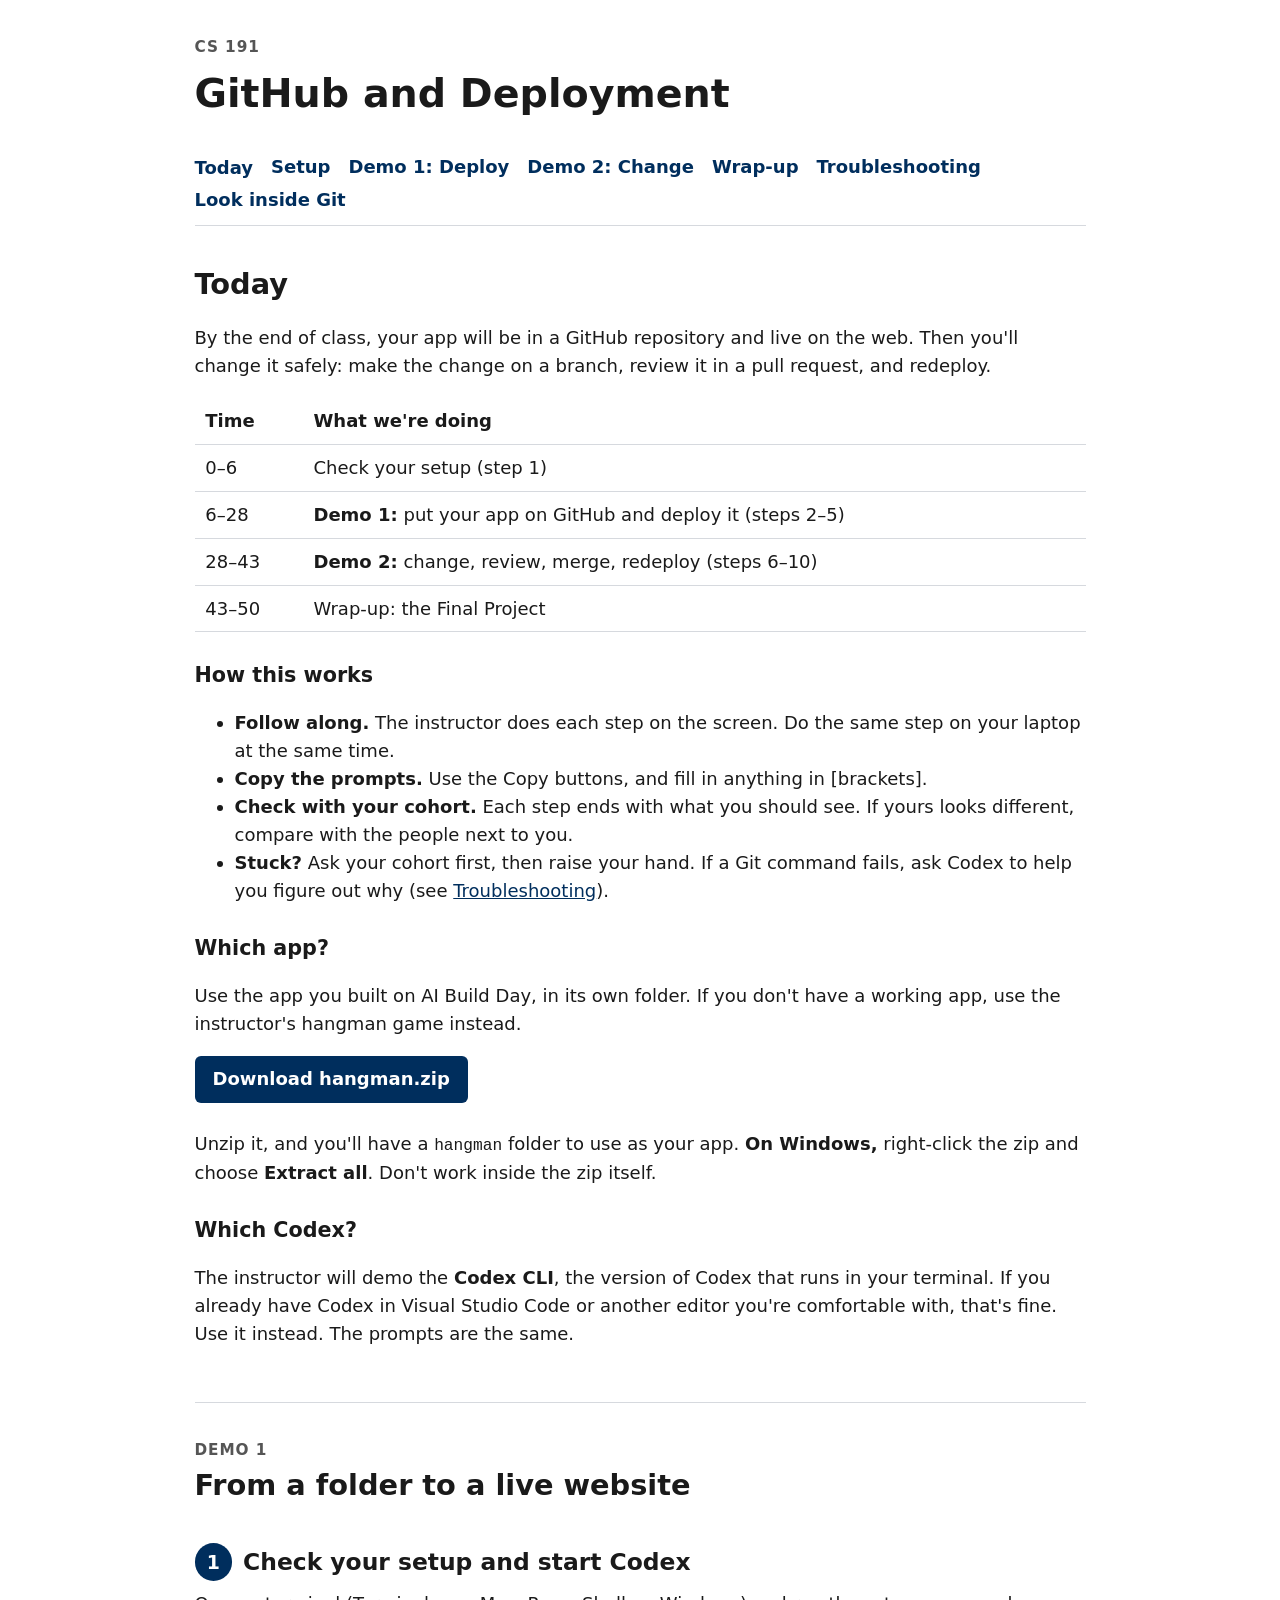
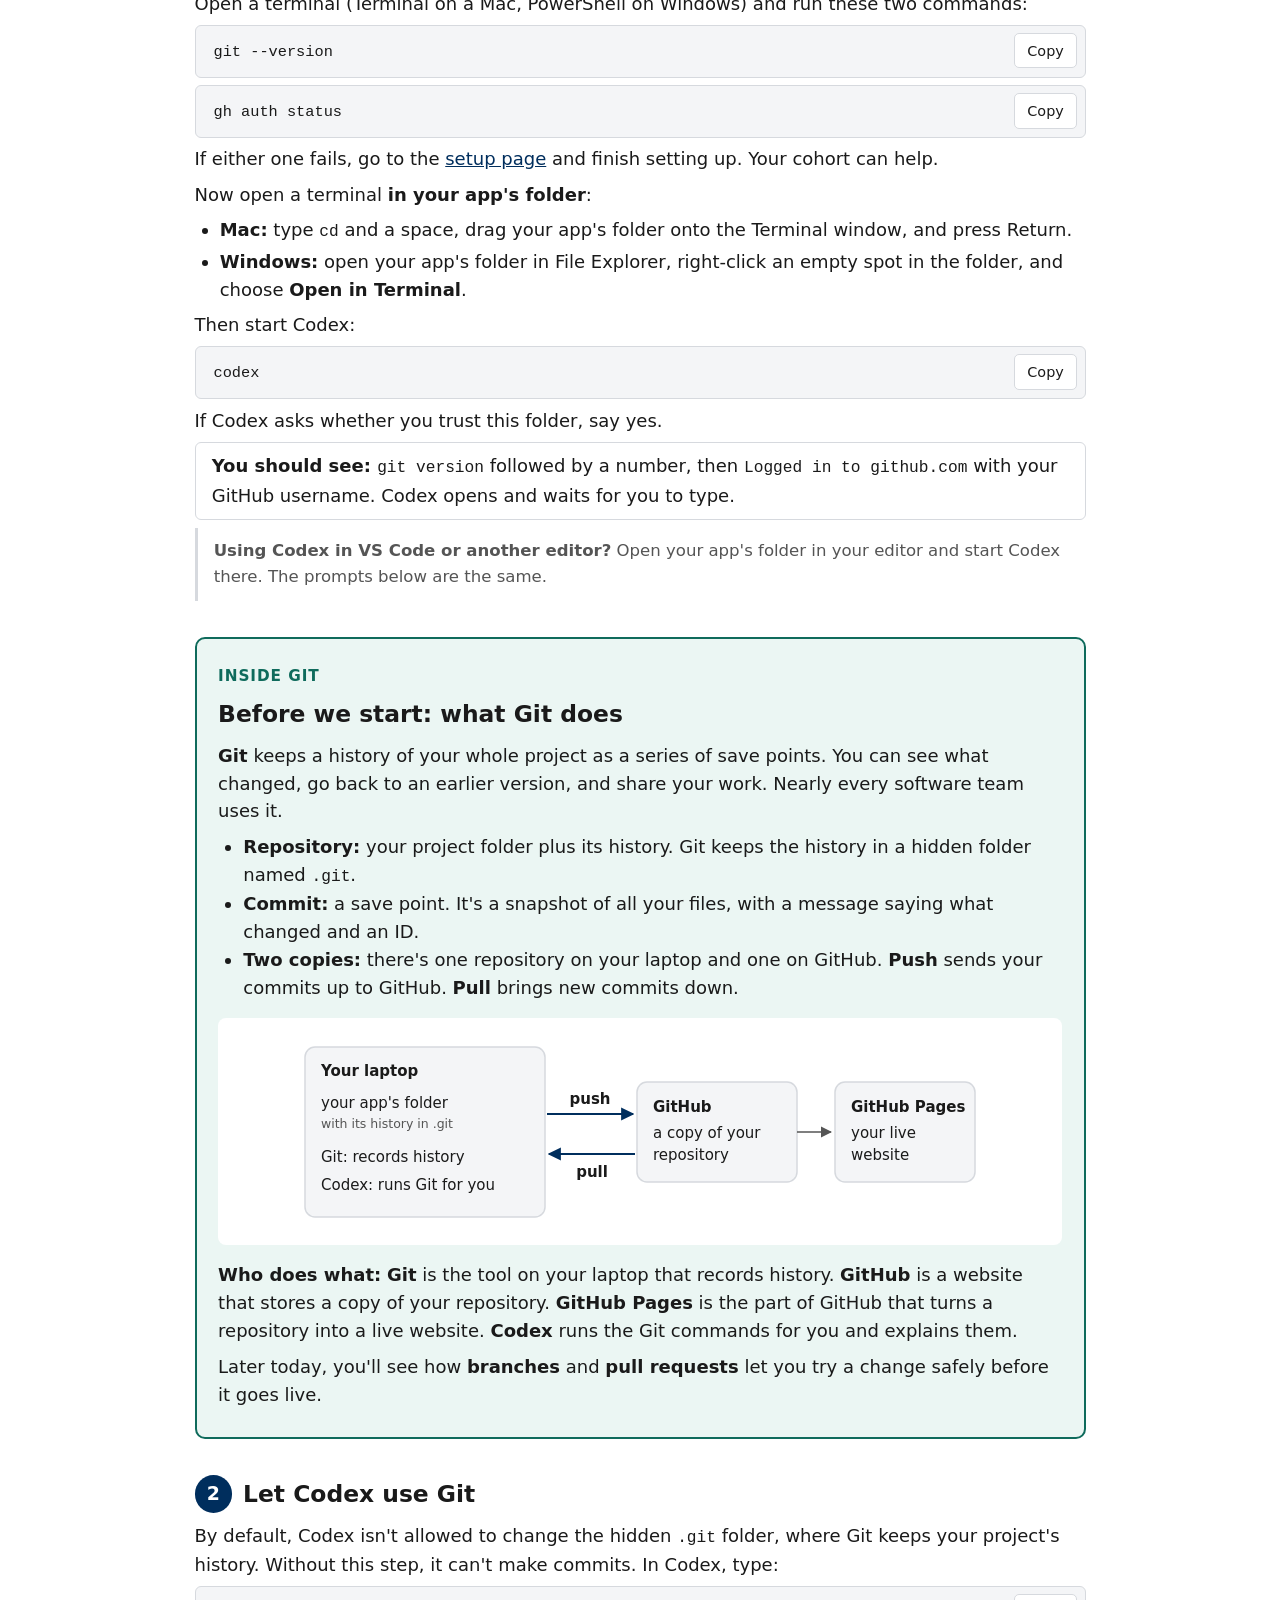
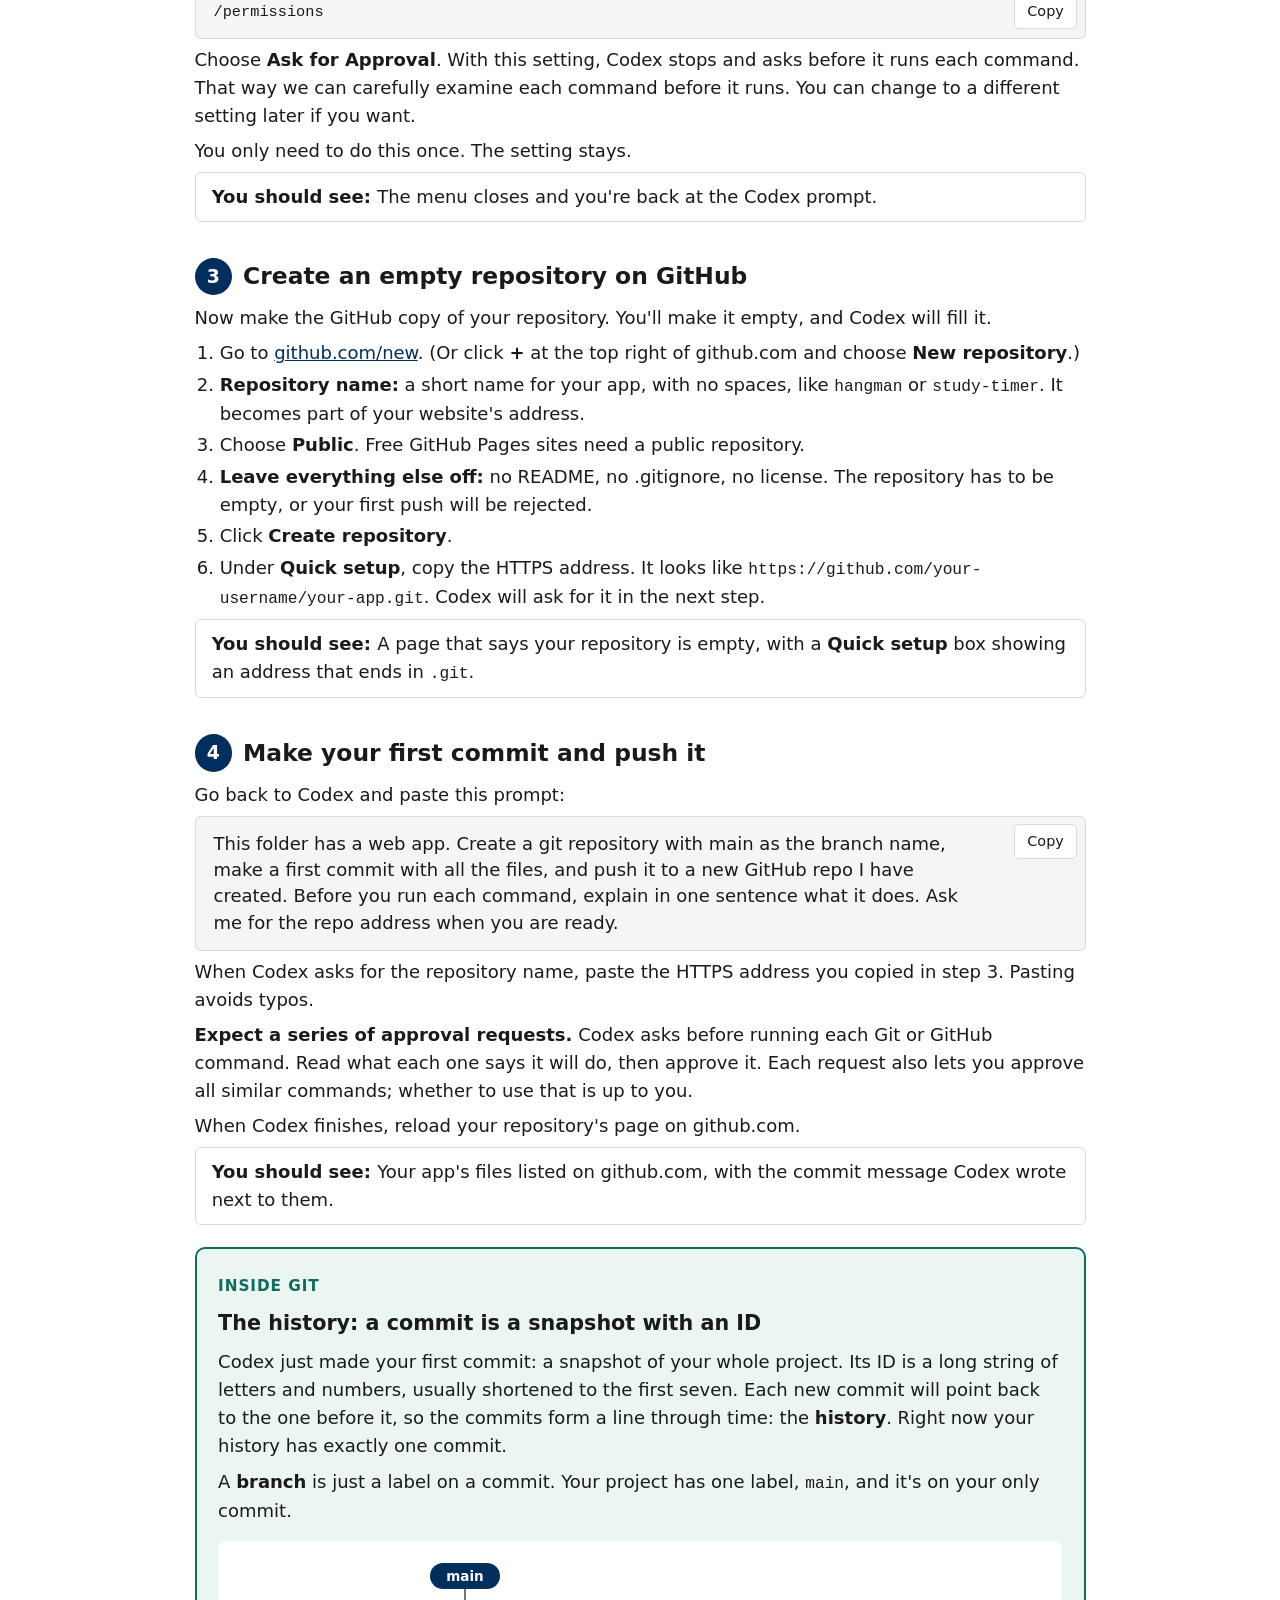
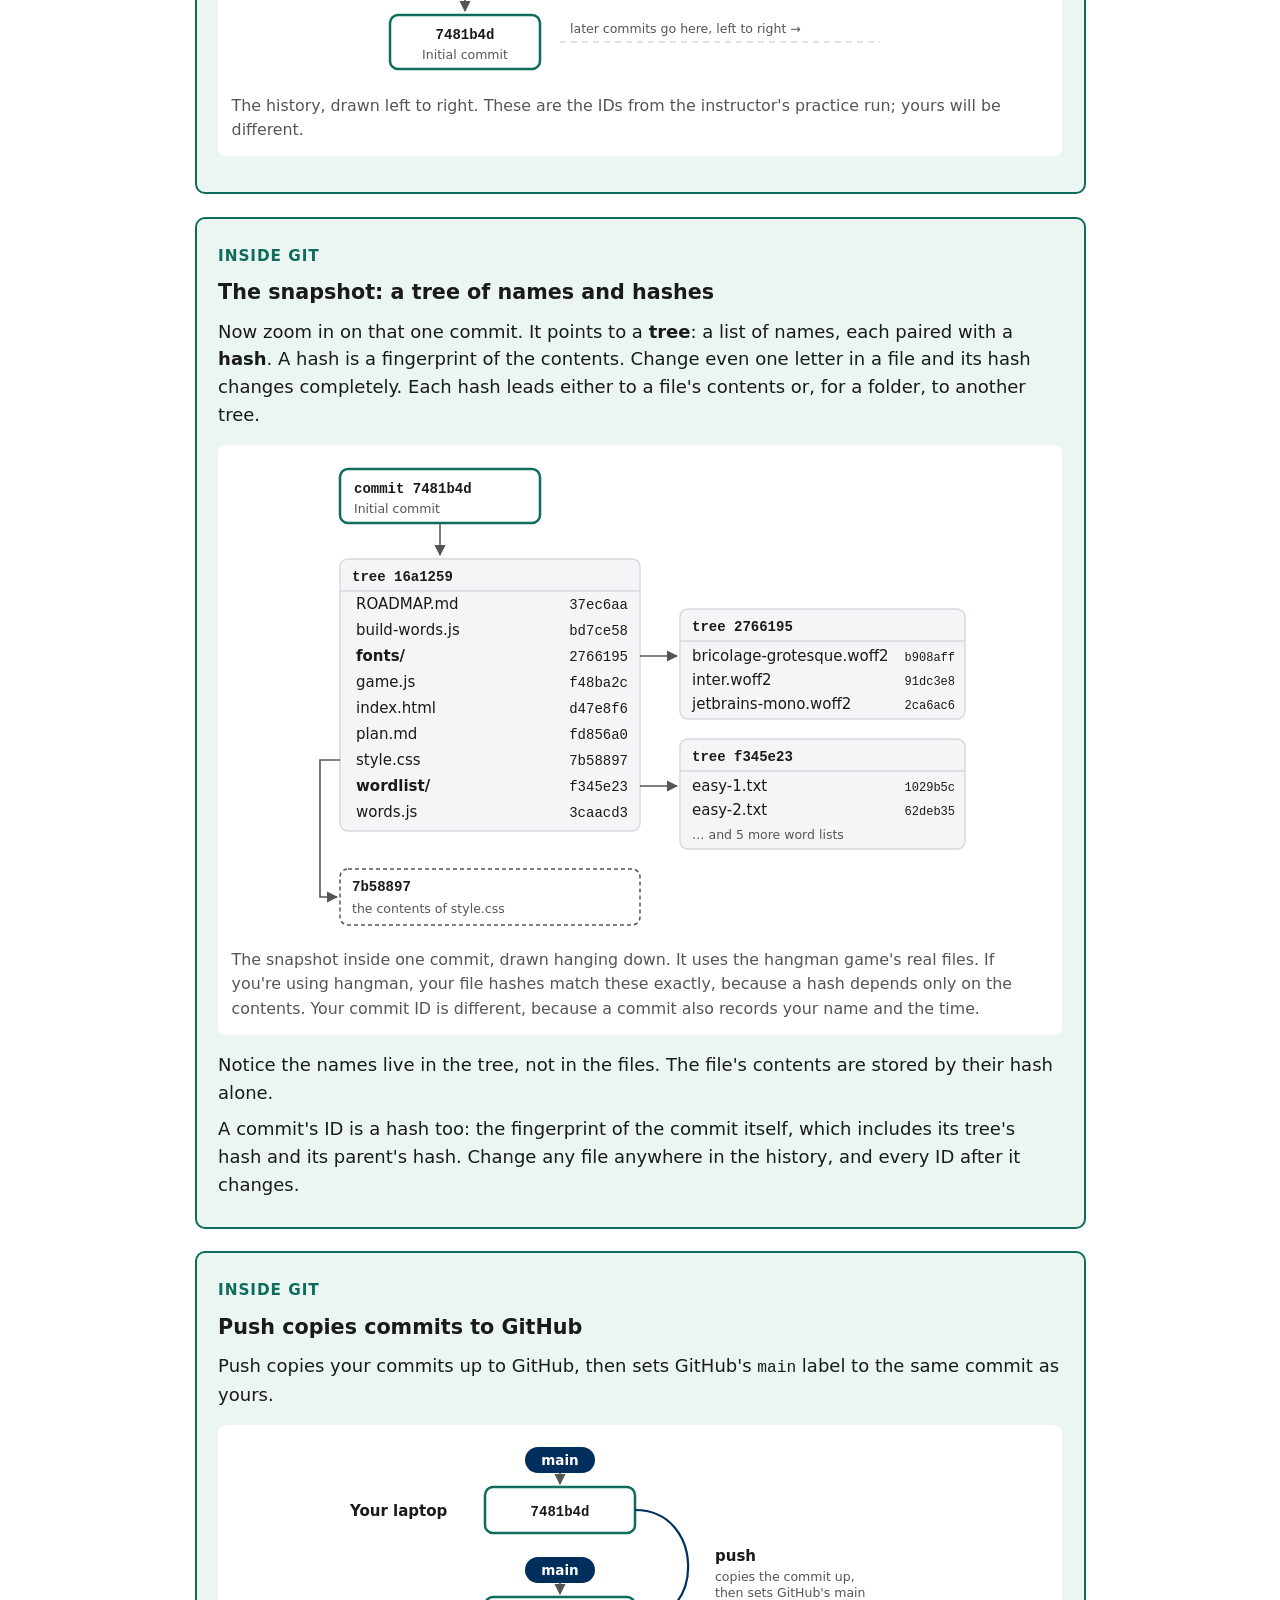
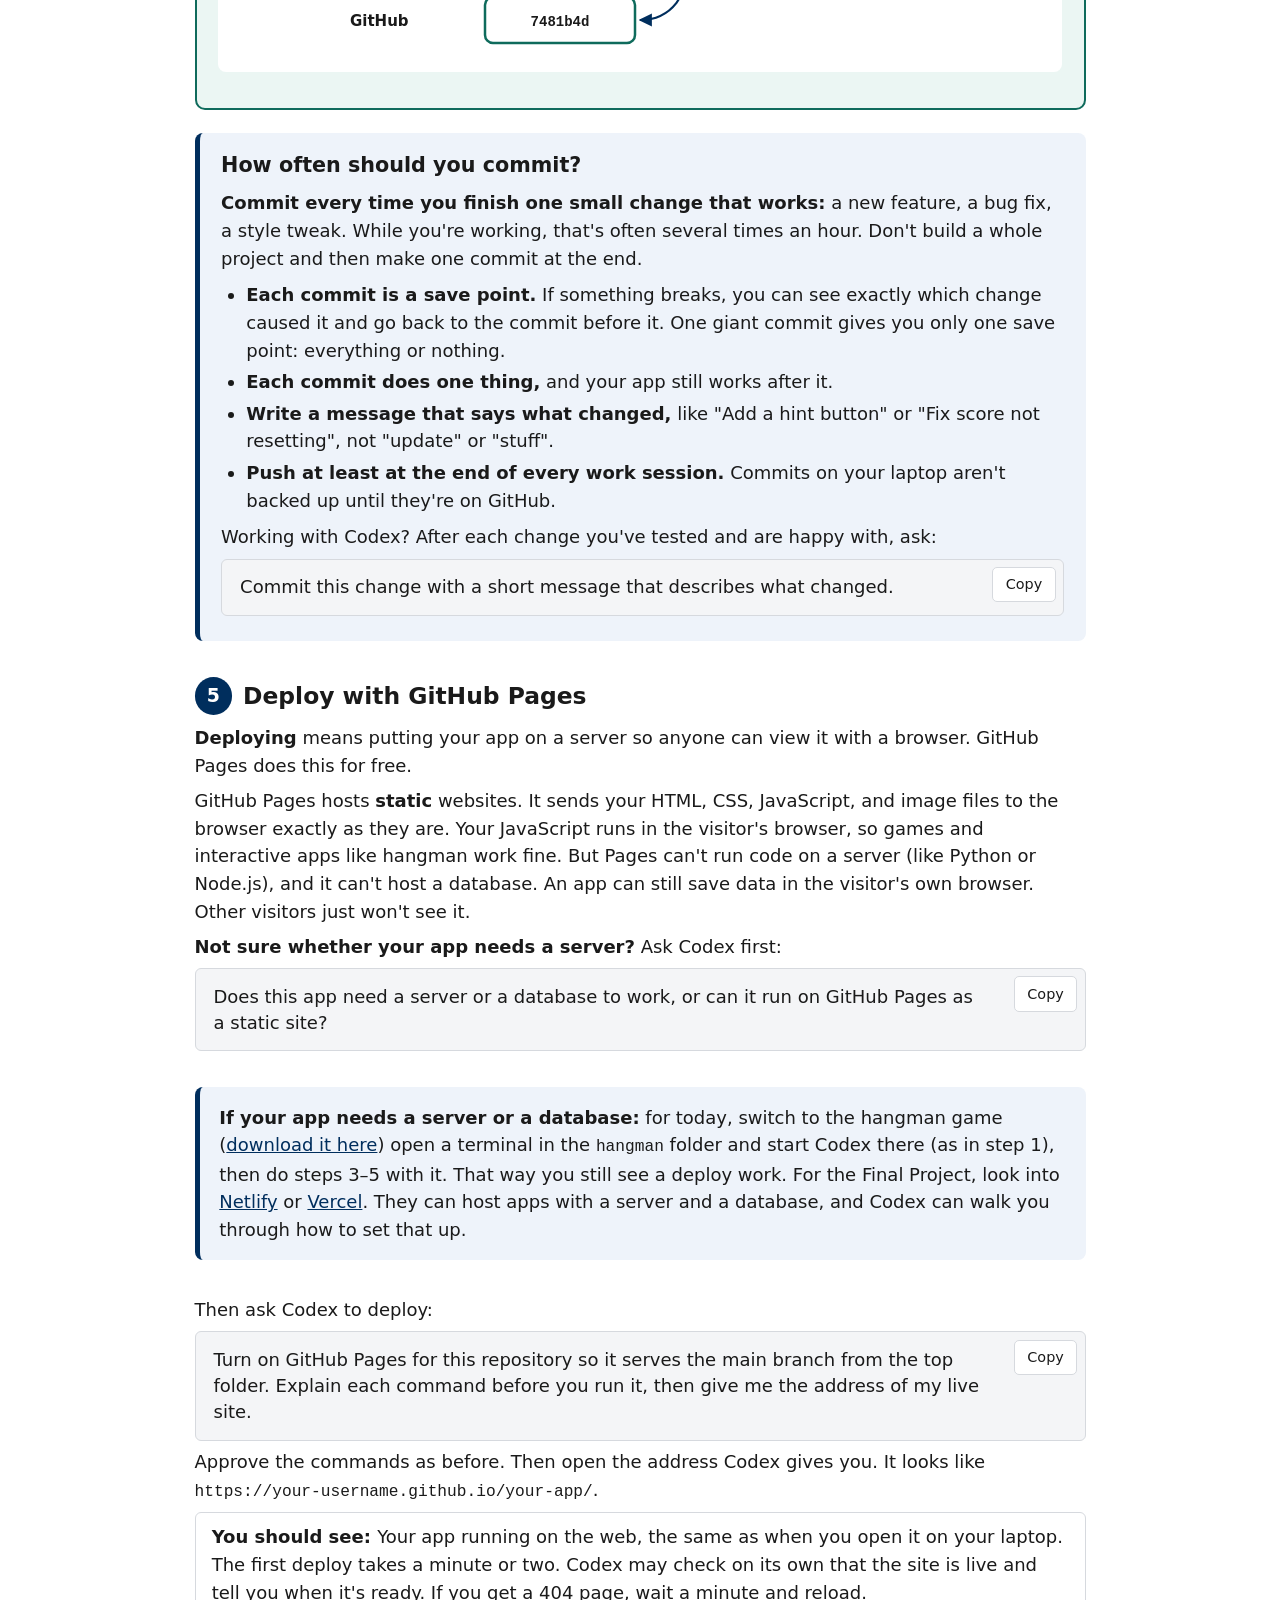
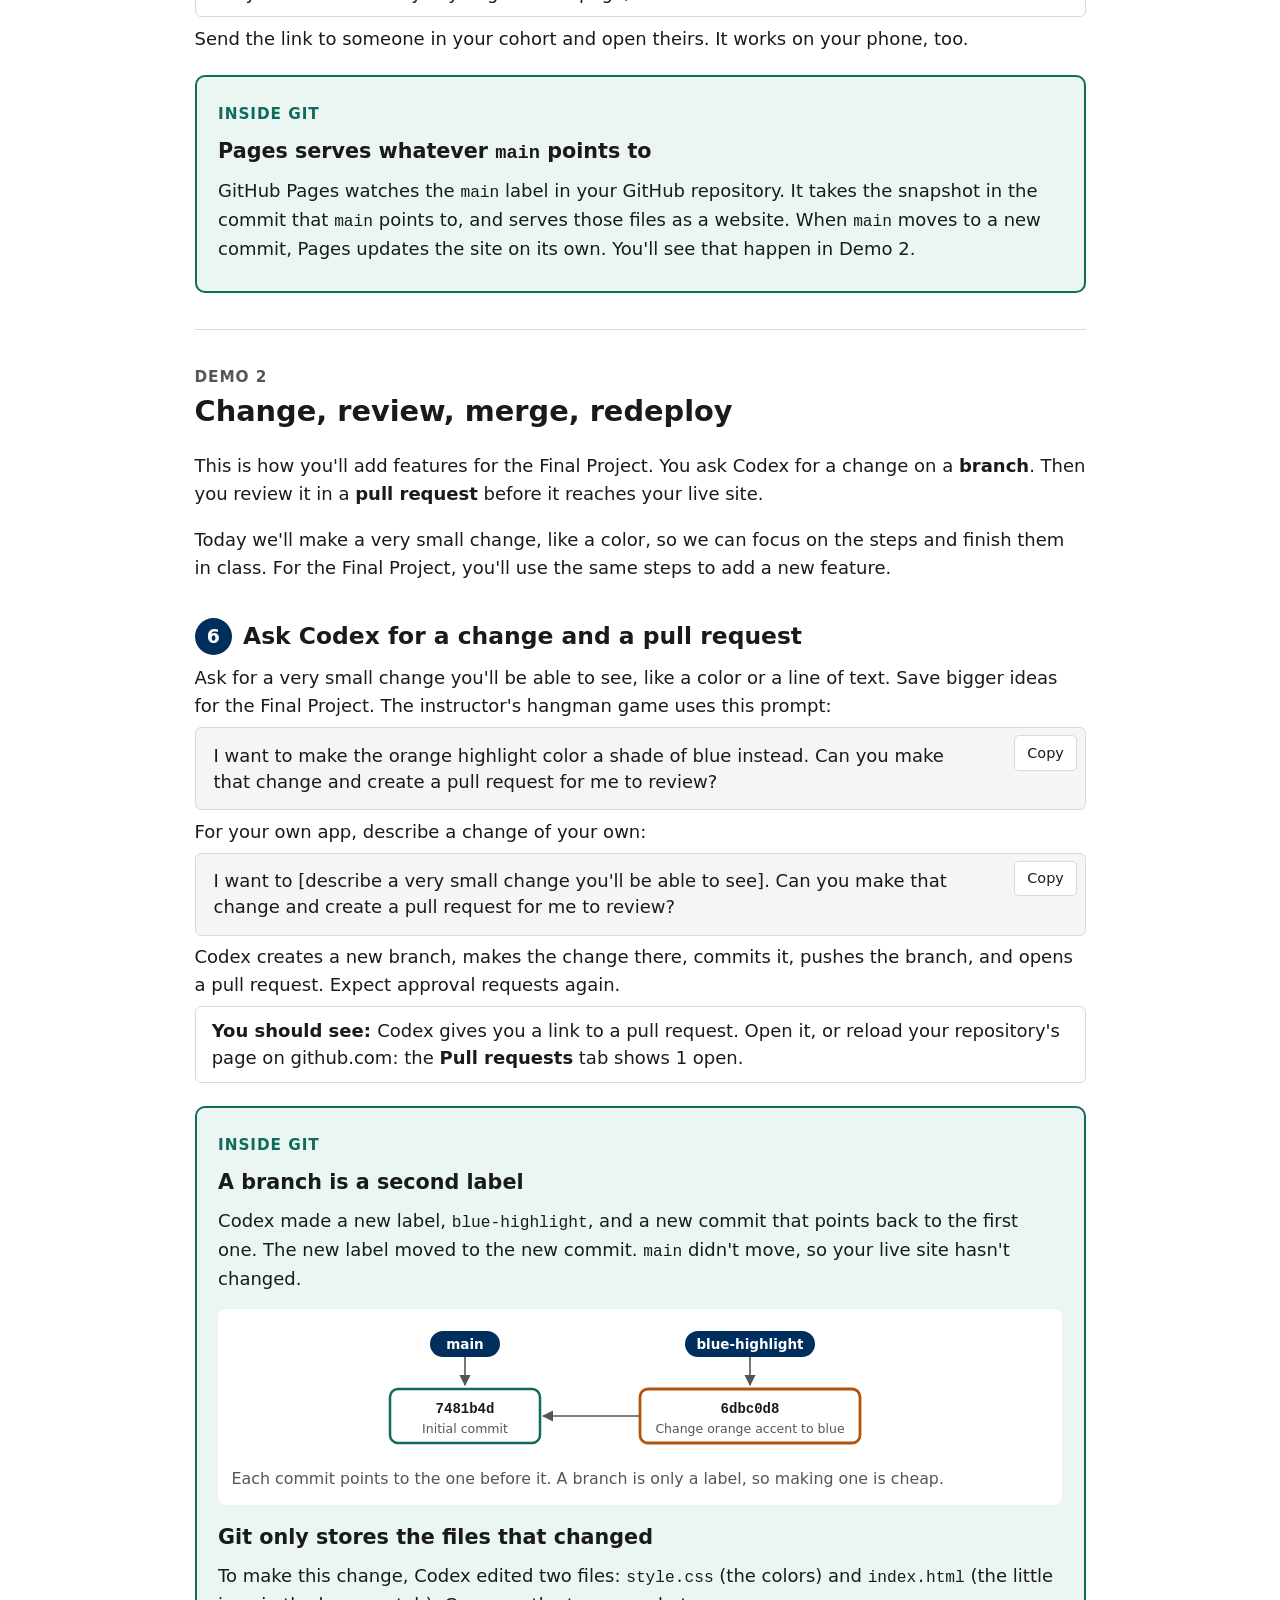
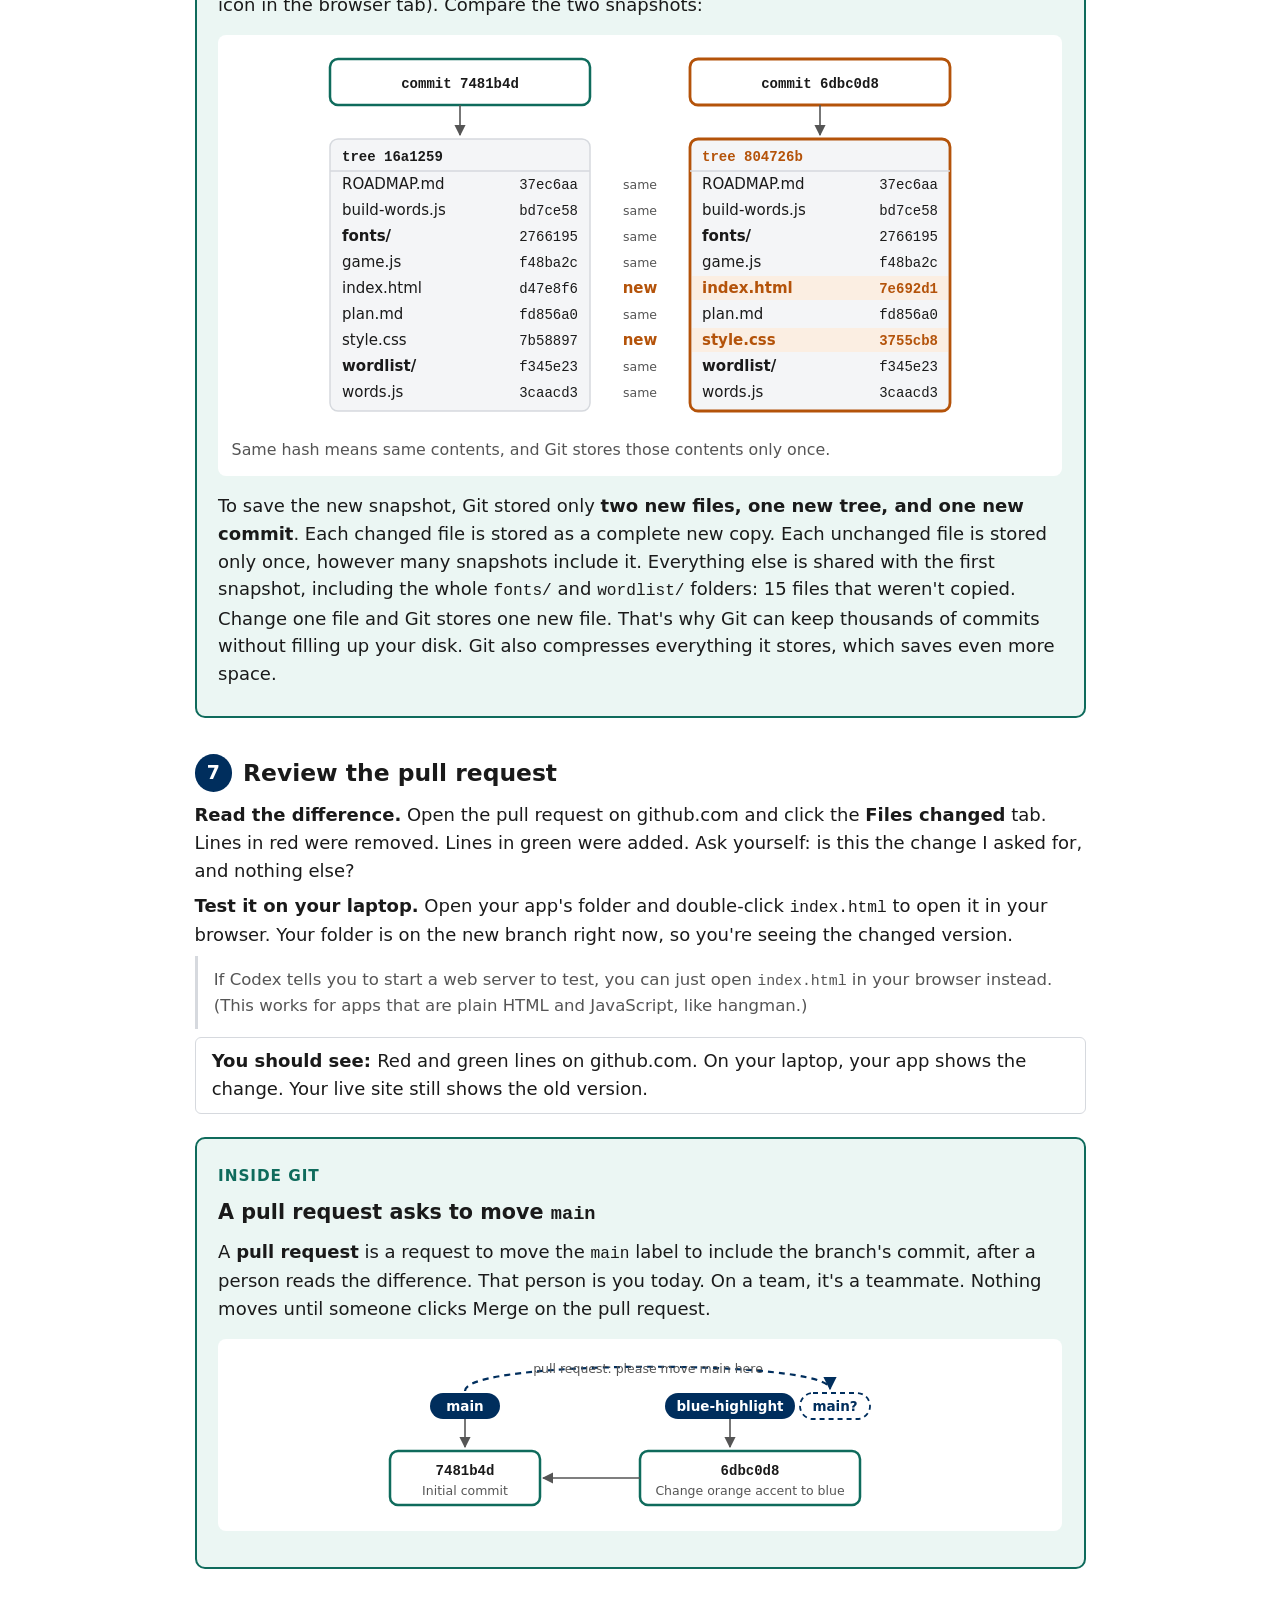
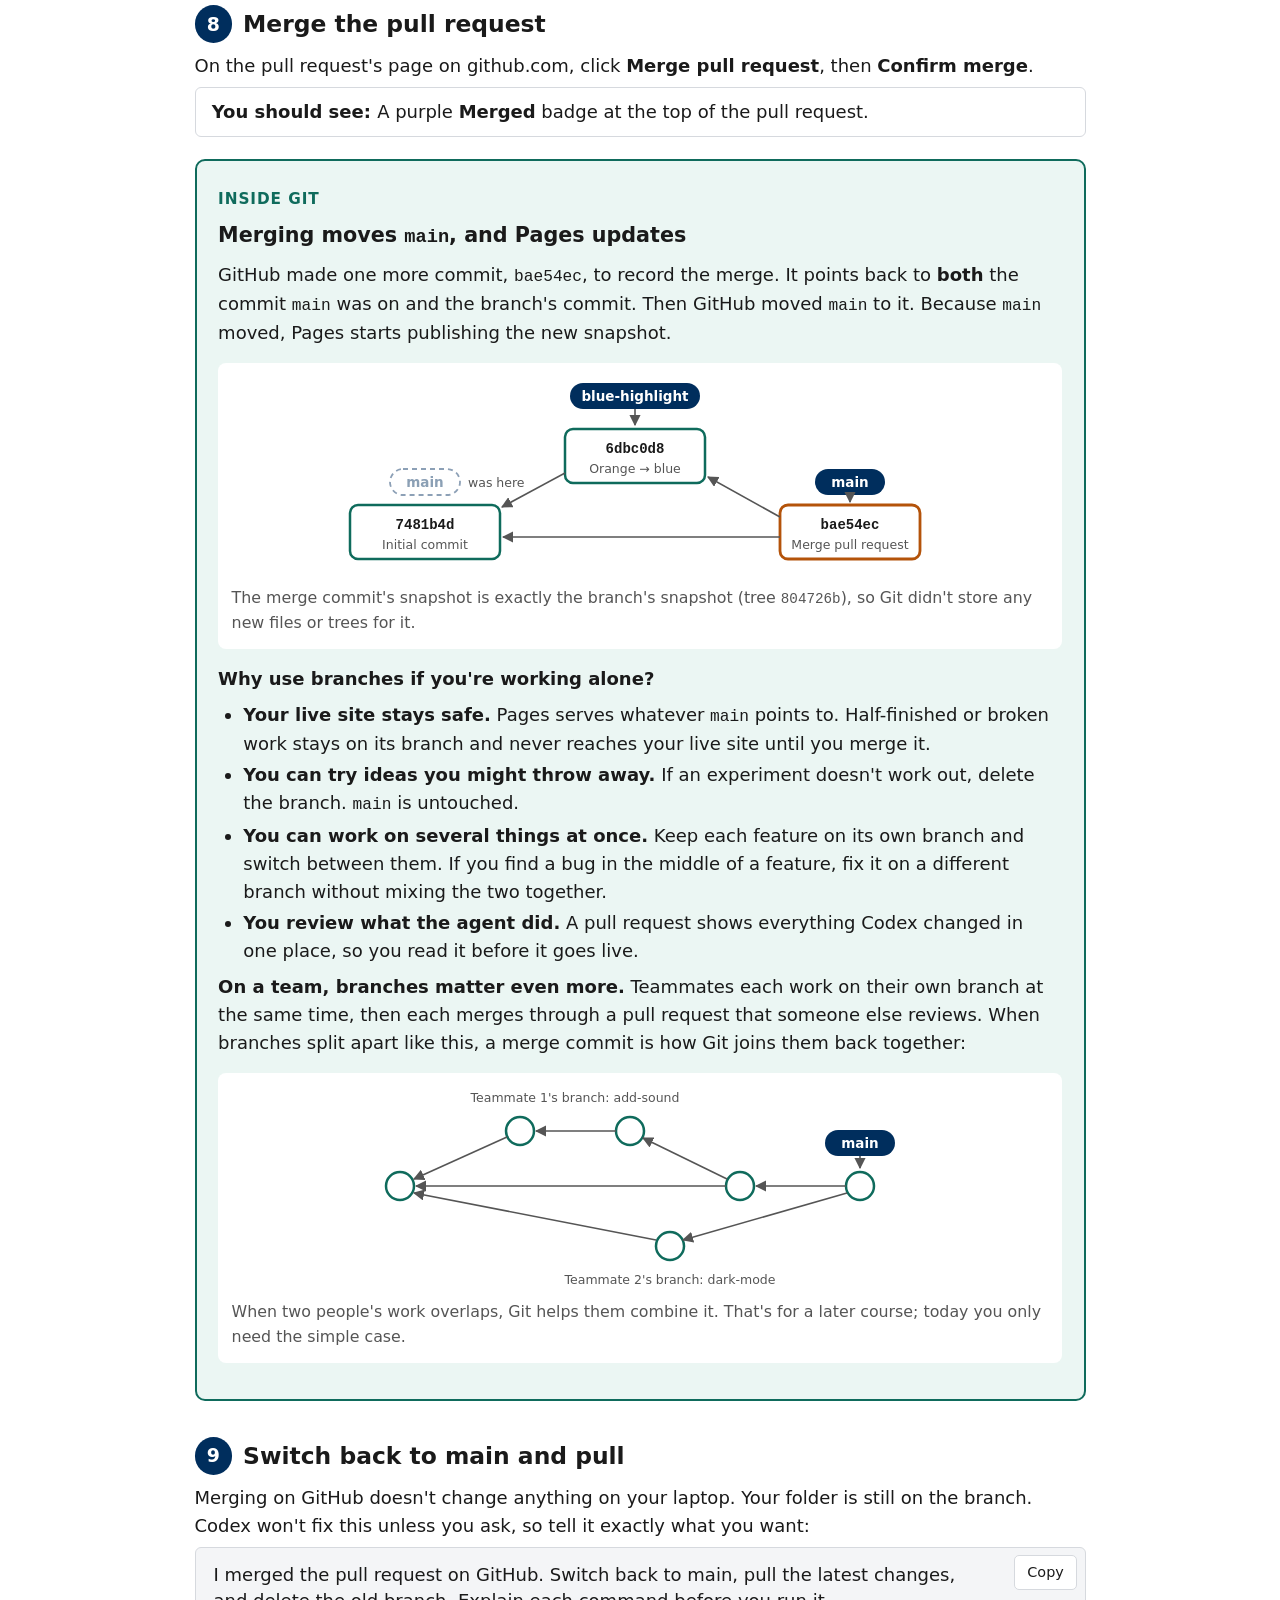
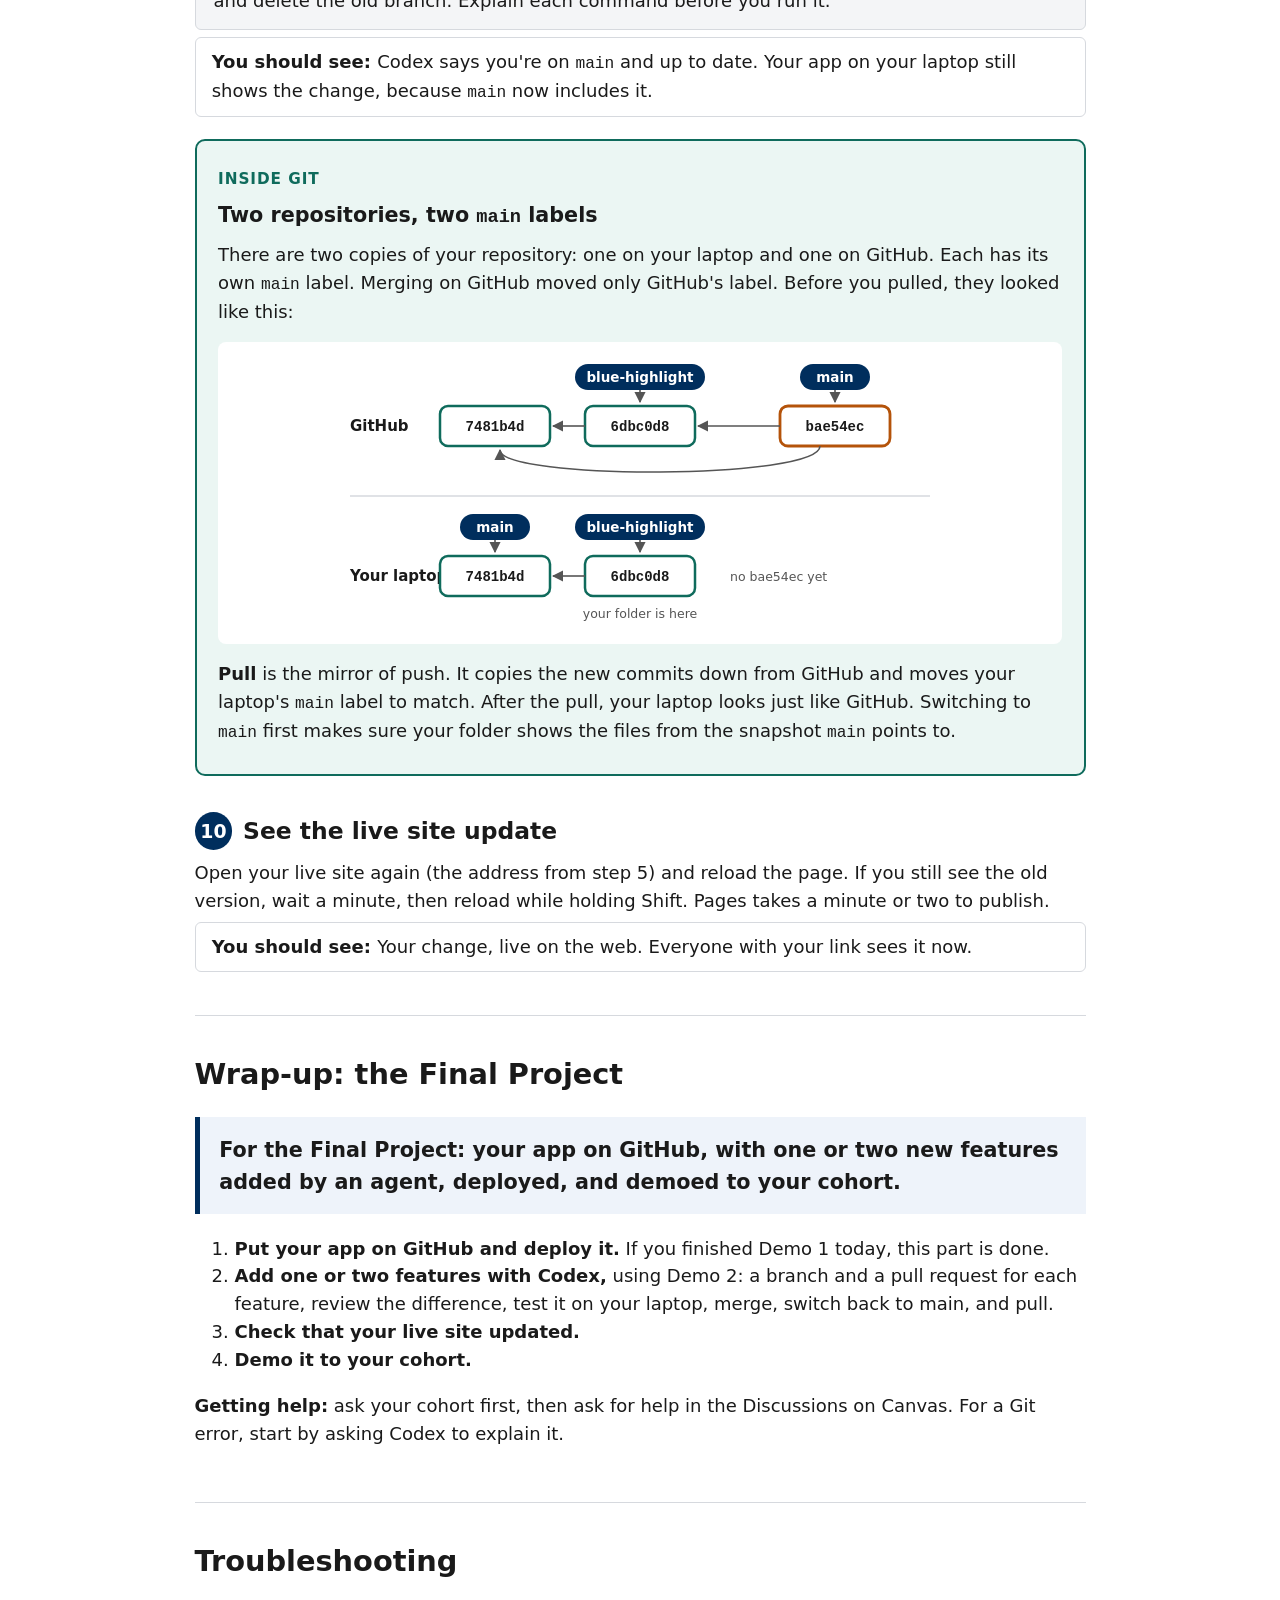
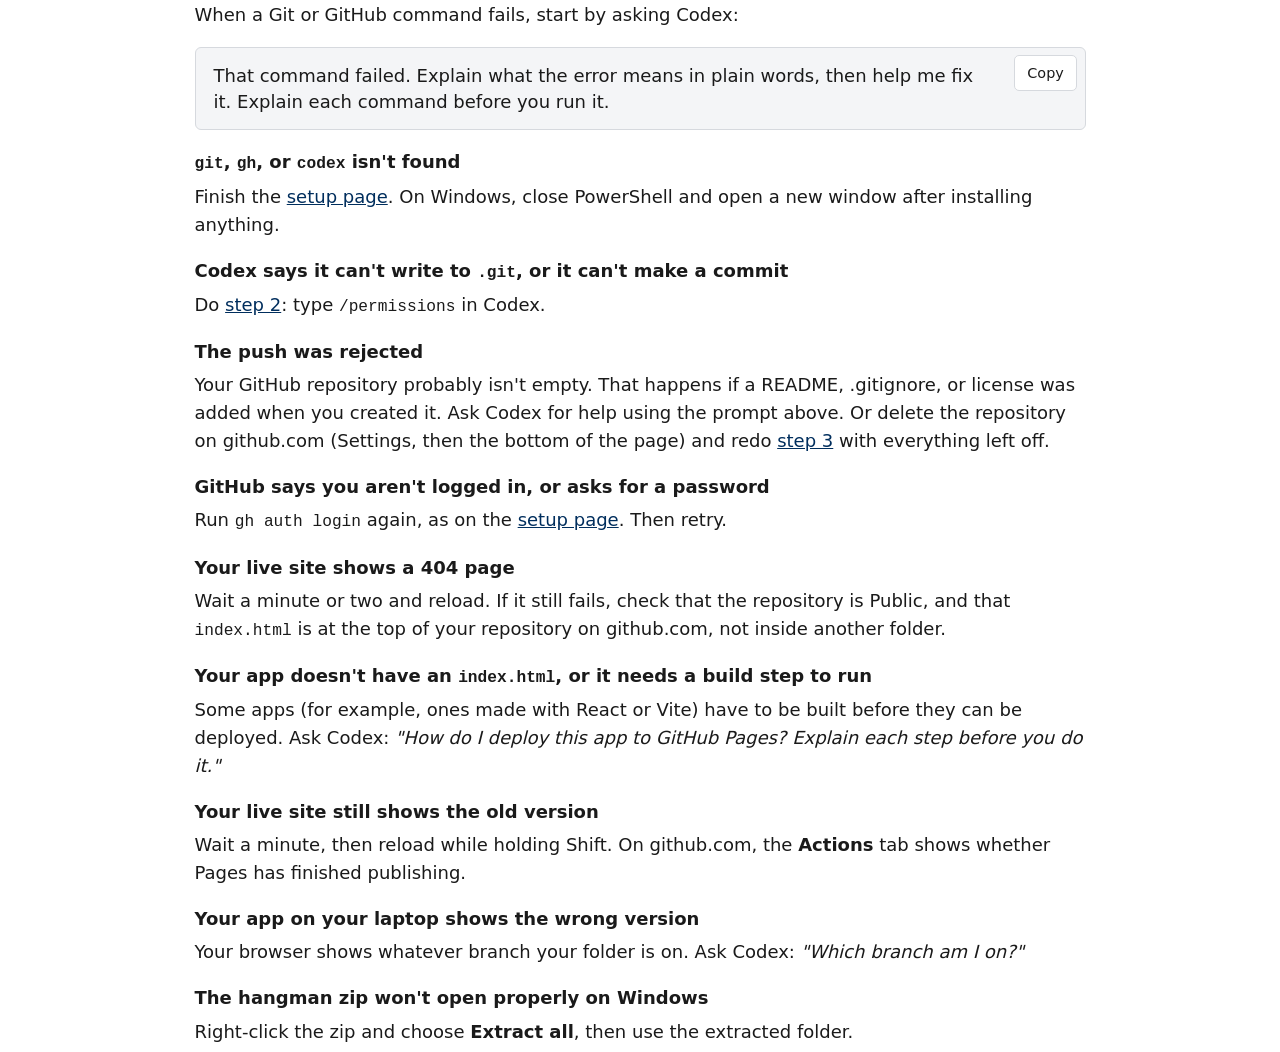
<file: index.html>
<!DOCTYPE html>
<html lang="en">
<head>
  <meta charset="utf-8">
  <meta name="viewport" content="width=device-width, initial-scale=1">
  <title>CS 191: GitHub and Deployment</title>
  <link rel="stylesheet" href="style.css">
</head>
<body>

<!-- Arrowheads shared by every drawing on the page -->
<svg width="0" height="0" style="position:absolute" aria-hidden="true" focusable="false">
  <defs>
    <marker id="arrow" viewBox="0 0 10 10" refX="9" refY="5" markerWidth="7" markerHeight="7" orient="auto-start-reverse">
      <path d="M0,0 L10,5 L0,10 z" class="arrowhead"/>
    </marker>
    <marker id="arrow-accent" viewBox="0 0 10 10" refX="9" refY="5" markerWidth="6" markerHeight="6" orient="auto-start-reverse">
      <path d="M0,0 L10,5 L0,10 z" class="arrowhead-accent"/>
    </marker>
  </defs>
</svg>

<header>
  <p class="eyebrow">CS 191</p>
  <h1>GitHub and Deployment</h1>
  <nav aria-label="Sections">
    <a href="#today">Today</a>
    <a href="setup.html">Setup</a>
    <a href="#demo1">Demo 1: Deploy</a>
    <a href="#demo2">Demo 2: Change</a>
    <a href="#wrap-up">Wrap-up</a>
    <a href="#trouble">Troubleshooting</a>
    <a href="look-inside.html">Look inside Git</a>
  </nav>
</header>

<main>

<section id="today">
  <h2>Today</h2>
  <p>By the end of class, your app will be in a GitHub repository and live on the web. Then you'll change it safely: make the change on a branch, review it in a pull request, and redeploy.</p>
  <table>
    <thead><tr><th>Time</th><th>What we're doing</th></tr></thead>
    <tbody>
      <tr><td>0–6</td><td>Check your setup (step 1)</td></tr>
      <tr><td>6–28</td><td><strong>Demo 1:</strong> put your app on GitHub and deploy it (steps 2–5)</td></tr>
      <tr><td>28–43</td><td><strong>Demo 2:</strong> change, review, merge, redeploy (steps 6–10)</td></tr>
      <tr><td>43–50</td><td>Wrap-up: the Final Project</td></tr>
    </tbody>
  </table>

  <h3>How this works</h3>
  <ul>
    <li><strong>Follow along.</strong> The instructor does each step on the screen. Do the same step on your laptop at the same time.</li>
    <li><strong>Copy the prompts.</strong> Use the Copy buttons, and fill in anything in [brackets].</li>
    <li><strong>Check with your cohort.</strong> Each step ends with what you should see. If yours looks different, compare with the people next to you.</li>
    <li><strong>Stuck?</strong> Ask your cohort first, then raise your hand. If a Git command fails, ask Codex to help you figure out why (see <a href="#trouble">Troubleshooting</a>).</li>
  </ul>

  <h3 id="which-app">Which app?</h3>
  <p>Use the app you built on AI Build Day, in its own folder. If you don't have a working app, use the instructor's hangman game instead.</p>
  <p><a class="button" href="hangman.zip" download>Download hangman.zip</a></p>
  <p>Unzip it, and you'll have a <code>hangman</code> folder to use as your app. <strong>On Windows,</strong> right-click the zip and choose <strong>Extract all</strong>. Don't work inside the zip itself.</p>

  <h3>Which Codex?</h3>
  <p>The instructor will demo the <strong>Codex CLI</strong>, the version of Codex that runs in your terminal. If you already have Codex in Visual Studio Code or another editor you're comfortable with, that's fine. Use it instead. The prompts are the same.</p>
</section>

<section id="demo1">
  <p class="eyebrow">Demo 1</p>
  <h2>From a folder to a live website</h2>

  <!-- Step 1 -->
  <div class="step" id="step-1">
    <h3><span class="step-number">1</span> Check your setup and start Codex</h3>
    <p>Open a terminal (Terminal on a Mac, PowerShell on Windows) and run these two commands:</p>
    <pre class="command">git --version</pre>
    <pre class="command">gh auth status</pre>
    <p>If either one fails, go to the <a href="setup.html">setup page</a> and finish setting up. Your cohort can help.</p>
    <p>Now open a terminal <strong>in your app's folder</strong>:</p>
    <ul>
      <li><strong>Mac:</strong> type <code>cd</code> and a space, drag your app's folder onto the Terminal window, and press Return.</li>
      <li><strong>Windows:</strong> open your app's folder in File Explorer, right-click an empty spot in the folder, and choose <strong>Open in Terminal</strong>.</li>
    </ul>
    <p>Then start Codex:</p>
    <pre class="command">codex</pre>
    <p>If Codex asks whether you trust this folder, say yes.</p>
    <p class="see"><code>git version</code> followed by a number, then <code>Logged in to github.com</code> with your GitHub username. Codex opens and waits for you to type.</p>
    <p class="alt"><strong>Using Codex in VS Code or another editor?</strong> Open your app's folder in your editor and start Codex there. The prompts below are the same.</p>
  </div>

  <!-- Intro: a map and vocabulary only. The data structures come in the Inside Git boxes after each step. -->
  <div class="explain intro" id="git-intro">
    <p class="eyebrow">Inside Git</p>
    <h3>Before we start: what Git does</h3>
    <p><strong>Git</strong> keeps a history of your whole project as a series of save points. You can see what changed, go back to an earlier version, and share your work. Nearly every software team uses it.</p>
    <ul>
      <li><strong>Repository:</strong> your project folder plus its history. Git keeps the history in a hidden folder named <code>.git</code>.</li>
      <li><strong>Commit:</strong> a save point. It's a snapshot of all your files, with a message saying what changed and an ID.</li>
      <li><strong>Two copies:</strong> there's one repository on your laptop and one on GitHub. <strong>Push</strong> sends your commits up to GitHub. <strong>Pull</strong> brings new commits down.</li>
    </ul>
    <figure class="figure">
      <svg viewBox="0 0 690 200" style="max-width:690px" role="img" aria-label="Your laptop holds your app's folder, its history in .git, Git, and Codex. Push sends commits to GitHub and pull brings them back. GitHub Pages publishes the repository as a live site.">
        <rect class="tree" x="10" y="15" width="240" height="170" rx="10"/>
        <text class="bold" x="26" y="44">Your laptop</text>
        <text x="26" y="76">your app's folder</text>
        <text class="small" x="26" y="96">with its history in .git</text>
        <text x="26" y="130">Git: records history</text>
        <text x="26" y="158">Codex: runs Git for you</text>

        <path class="link strong" d="M252,82 H338"/>
        <text class="bold mid" x="295" y="72">push</text>
        <path class="link strong" d="M340,122 H254"/>
        <text class="bold mid" x="297" y="145">pull</text>

        <rect class="tree" x="342" y="50" width="160" height="100" rx="10"/>
        <text class="bold" x="358" y="80">GitHub</text>
        <text x="358" y="106">a copy of your</text>
        <text x="358" y="128">repository</text>

        <line class="link" x1="502" y1="100" x2="536" y2="100"/>

        <rect class="tree" x="540" y="50" width="140" height="100" rx="10"/>
        <text class="bold" x="556" y="80">GitHub Pages</text>
        <text x="556" y="106">your live</text>
        <text x="556" y="128">website</text>
      </svg>
    </figure>
    <p><strong>Who does what:</strong> <strong>Git</strong> is the tool on your laptop that records history. <strong>GitHub</strong> is a website that stores a copy of your repository. <strong>GitHub Pages</strong> is the part of GitHub that turns a repository into a live website. <strong>Codex</strong> runs the Git commands for you and explains them.</p>
    <p>Later today, you'll see how <strong>branches</strong> and <strong>pull requests</strong> let you try a change safely before it goes live.</p>
  </div>

  <!-- Step 2 -->
  <div class="step" id="step-2">
    <h3><span class="step-number">2</span> Let Codex use Git</h3>
    <p>By default, Codex isn't allowed to change the hidden <code>.git</code> folder, where Git keeps your project's history. Without this step, it can't make commits. In Codex, type:</p>
    <pre class="command">/permissions</pre>
    <p>Choose <strong>Ask for Approval</strong>. With this setting, Codex stops and asks before it runs each command. That way we can carefully examine each command before it runs. You can change to a different setting later if you want.</p>
    <p>You only need to do this once. The setting stays.</p>
    <p class="see">The menu closes and you're back at the Codex prompt.</p>
  </div>

  <!-- Step 3 -->
  <div class="step" id="step-3">
    <h3><span class="step-number">3</span> Create an empty repository on GitHub</h3>
    <p>Now make the GitHub copy of your repository. You'll make it empty, and Codex will fill it.</p>
    <ol>
      <li>Go to <a href="https://github.com/new">github.com/new</a>. (Or click <strong>+</strong> at the top right of github.com and choose <strong>New repository</strong>.)</li>
      <li><strong>Repository name:</strong> a short name for your app, with no spaces, like <code>hangman</code> or <code>study-timer</code>. It becomes part of your website's address.</li>
      <li>Choose <strong>Public</strong>. Free GitHub Pages sites need a public repository.</li>
      <li><strong>Leave everything else off:</strong> no README, no .gitignore, no license. The repository has to be empty, or your first push will be rejected.</li>
      <li>Click <strong>Create repository</strong>.</li>
      <li>Under <strong>Quick setup</strong>, copy the HTTPS address. It looks like <code>https://github.com/your-username/your-app.git</code>. Codex will ask for it in the next step.</li>
    </ol>
    <p class="see">A page that says your repository is empty, with a <strong>Quick setup</strong> box showing an address that ends in <code>.git</code>.</p>
  </div>

  <!-- Step 4 -->
  <div class="step" id="step-4">
    <h3><span class="step-number">4</span> Make your first commit and push it</h3>
    <p>Go back to Codex and paste this prompt:</p>
    <pre class="prompt">This folder has a web app. Create a git repository with main as the branch name, make a first commit with all the files, and push it to a new GitHub repo I have created. Before you run each command, explain in one sentence what it does. Ask me for the repo address when you are ready.</pre>
    <p>When Codex asks for the repository name, paste the HTTPS address you copied in step 3. Pasting avoids typos.</p>
    <p><strong>Expect a series of approval requests.</strong> Codex asks before running each Git or GitHub command. Read what each one says it will do, then approve it. Each request also lets you approve all similar commands; whether to use that is up to you.</p>
    <p>When Codex finishes, reload your repository's page on github.com.</p>
    <p class="see">Your app's files listed on github.com, with the commit message Codex wrote next to them.</p>

    <aside class="explain" id="history">
      <p class="eyebrow">Inside Git</p>
      <h4>The history: a commit is a snapshot with an ID</h4>
      <p>Codex just made your first commit: a snapshot of your whole project. Its ID is a long string of letters and numbers, usually shortened to the first seven. Each new commit will point back to the one before it, so the commits form a line through time: the <strong>history</strong>. Right now your history has exactly one commit.</p>
      <p>A <strong>branch</strong> is just a label on a commit. Your project has one label, <code>main</code>, and it's on your only commit.</p>
      <figure class="figure">
        <svg viewBox="0 0 520 130" style="max-width:520px" role="img" aria-label="One commit, 7481b4d, Initial commit, with the label main on it">
          <rect class="tag" x="50" y="8" width="70" height="26" rx="13"/>
          <text class="tag-text" x="85" y="26">main</text>
          <line class="link" x1="85" y1="34" x2="85" y2="56"/>
          <rect class="commit" x="10" y="60" width="150" height="54" rx="8"/>
          <text class="mono bold mid" x="85" y="84">7481b4d</text>
          <text class="small mid" x="85" y="104">Initial commit</text>
          <line class="divider dashed" x1="180" y1="87" x2="500" y2="87"/>
          <text class="small" x="190" y="78">later commits go here, left to right →</text>
        </svg>
        <figcaption>The history, drawn left to right. These are the IDs from the instructor's practice run; yours will be different.</figcaption>
      </figure>
    </aside>

    <aside class="explain" id="snapshot">
      <p class="eyebrow">Inside Git</p>
      <h4>The snapshot: a tree of names and hashes</h4>
      <p>Now zoom in on that one commit. It points to a <strong>tree</strong>: a list of names, each paired with a <strong>hash</strong>. A hash is a fingerprint of the contents. Change even one letter in a file and its hash changes completely. Each hash leads either to a file's contents or, for a folder, to another tree.</p>
      <figure class="figure">
        <svg viewBox="0 0 680 480" style="max-width:680px" role="img" aria-label="Commit 7481b4d points to tree 16a1259, which lists nine names with hashes. The fonts folder and wordlist folder lead to their own trees, and style.css leads to its contents.">
          <!-- commit -->
          <rect class="commit" x="40" y="10" width="200" height="54" rx="8"/>
          <text class="mono bold" x="54" y="34">commit 7481b4d</text>
          <text class="small" x="54" y="54">Initial commit</text>
          <line class="link" x1="140" y1="64" x2="140" y2="96"/>
          <!-- root tree -->
          <rect class="tree" x="40" y="100" width="300" height="272" rx="8"/>
          <text class="mono bold" x="52" y="122">tree 16a1259</text>
          <line class="divider" x1="40" y1="132" x2="340" y2="132"/>
          <text x="56" y="150">ROADMAP.md</text><text class="mono end" x="328" y="150">37ec6aa</text>
          <text x="56" y="176">build-words.js</text><text class="mono end" x="328" y="176">bd7ce58</text>
          <text class="bold" x="56" y="202">fonts/</text><text class="mono end" x="328" y="202">2766195</text>
          <text x="56" y="228">game.js</text><text class="mono end" x="328" y="228">f48ba2c</text>
          <text x="56" y="254">index.html</text><text class="mono end" x="328" y="254">d47e8f6</text>
          <text x="56" y="280">plan.md</text><text class="mono end" x="328" y="280">fd856a0</text>
          <text x="56" y="306">style.css</text><text class="mono end" x="328" y="306">7b58897</text>
          <text class="bold" x="56" y="332">wordlist/</text><text class="mono end" x="328" y="332">f345e23</text>
          <text x="56" y="358">words.js</text><text class="mono end" x="328" y="358">3caacd3</text>
          <!-- fonts/ tree -->
          <line class="link" x1="340" y1="197" x2="377" y2="197"/>
          <rect class="tree" x="380" y="150" width="285" height="110" rx="8"/>
          <text class="mono bold" x="392" y="172">tree 2766195</text>
          <line class="divider" x1="380" y1="182" x2="665" y2="182"/>
          <text x="392" y="202">bricolage-grotesque.woff2</text><text class="mono end" x="655" y="202" style="font-size:12px">b908aff</text>
          <text x="392" y="226">inter.woff2</text><text class="mono end" x="655" y="226" style="font-size:12px">91dc3e8</text>
          <text x="392" y="250">jetbrains-mono.woff2</text><text class="mono end" x="655" y="250" style="font-size:12px">2ca6ac6</text>
          <!-- wordlist/ tree -->
          <line class="link" x1="340" y1="327" x2="377" y2="327"/>
          <rect class="tree" x="380" y="280" width="285" height="110" rx="8"/>
          <text class="mono bold" x="392" y="302">tree f345e23</text>
          <line class="divider" x1="380" y1="312" x2="665" y2="312"/>
          <text x="392" y="332">easy-1.txt</text><text class="mono end" x="655" y="332" style="font-size:12px">1029b5c</text>
          <text x="392" y="356">easy-2.txt</text><text class="mono end" x="655" y="356" style="font-size:12px">62deb35</text>
          <text class="small" x="392" y="380">… and 5 more word lists</text>
          <!-- style.css contents -->
          <path class="link" d="M40,301 H20 V438 H37"/>
          <rect class="blob" x="40" y="410" width="300" height="56" rx="8"/>
          <text class="mono bold" x="52" y="432">7b58897</text>
          <text class="small" x="52" y="454">the contents of style.css</text>
        </svg>
        <figcaption>The snapshot inside one commit, drawn hanging down. It uses the hangman game's real files. If you're using hangman, your file hashes match these exactly, because a hash depends only on the contents. Your commit ID is different, because a commit also records your name and the time.</figcaption>
      </figure>
      <p>Notice the names live in the tree, not in the files. The file's contents are stored by their hash alone.</p>
      <p>A commit's ID is a hash too: the fingerprint of the commit itself, which includes its tree's hash and its parent's hash. Change any file anywhere in the history, and every ID after it changes.</p>
    </aside>

    <aside class="explain" id="push">
      <p class="eyebrow">Inside Git</p>
      <h4>Push copies commits to GitHub</h4>
      <p>Push copies your commits up to GitHub, then sets GitHub's <code>main</code> label to the same commit as yours.</p>
      <figure class="figure">
        <svg viewBox="0 0 600 220" style="max-width:600px" role="img" aria-label="Your laptop has commit 7481b4d labeled main. Push copies it to GitHub, which now also has 7481b4d labeled main.">
          <text class="bold" x="10" y="77">Your laptop</text>
          <rect class="tag" x="185" y="8" width="70" height="26" rx="13"/>
          <text class="tag-text" x="220" y="26">main</text>
          <line class="link" x1="220" y1="34" x2="220" y2="45"/>
          <rect class="commit" x="145" y="48" width="150" height="46" rx="8"/>
          <text class="mono bold mid" x="220" y="77">7481b4d</text>

          <text class="bold" x="10" y="187">GitHub</text>
          <rect class="tag" x="185" y="118" width="70" height="26" rx="13"/>
          <text class="tag-text" x="220" y="136">main</text>
          <line class="link" x1="220" y1="144" x2="220" y2="155"/>
          <rect class="commit" x="145" y="158" width="150" height="46" rx="8"/>
          <text class="mono bold mid" x="220" y="187">7481b4d</text>

          <path class="link strong" d="M295,71 C365,71 365,181 300,181"/>
          <text class="bold" x="375" y="122">push</text>
          <text class="small" x="375" y="142">copies the commit up,</text>
          <text class="small" x="375" y="158">then sets GitHub's main</text>
        </svg>
      </figure>
    </aside>

    <div class="practice" id="how-often">
      <h4>How often should you commit?</h4>
      <p><strong>Commit every time you finish one small change that works:</strong> a new feature, a bug fix, a style tweak. While you're working, that's often several times an hour. Don't build a whole project and then make one commit at the end.</p>
      <ul>
        <li><strong>Each commit is a save point.</strong> If something breaks, you can see exactly which change caused it and go back to the commit before it. One giant commit gives you only one save point: everything or nothing.</li>
        <li><strong>Each commit does one thing,</strong> and your app still works after it.</li>
        <li><strong>Write a message that says what changed,</strong> like "Add a hint button" or "Fix score not resetting", not "update" or "stuff".</li>
        <li><strong>Push at least at the end of every work session.</strong> Commits on your laptop aren't backed up until they're on GitHub.</li>
      </ul>
      <p>Working with Codex? After each change you've tested and are happy with, ask:</p>
      <pre class="prompt">Commit this change with a short message that describes what changed.</pre>
    </div>
  </div>

  <!-- Step 5 -->
  <div class="step" id="step-5">
    <h3><span class="step-number">5</span> Deploy with GitHub Pages</h3>
    <p><strong>Deploying</strong> means putting your app on a server so anyone can view it with a browser. GitHub Pages does this for free.</p>
    <p>GitHub Pages hosts <strong>static</strong> websites. It sends your HTML, CSS, JavaScript, and image files to the browser exactly as they are. Your JavaScript runs in the visitor's browser, so games and interactive apps like hangman work fine. But Pages can't run code on a server (like Python or Node.js), and it can't host a database. An app can still save data in the visitor's own browser. Other visitors just won't see it.</p>
    <p><strong>Not sure whether your app needs a server?</strong> Ask Codex first:</p>
    <pre class="prompt">Does this app need a server or a database to work, or can it run on GitHub Pages as a static site?</pre>
    <p class="encourage"><strong>If your app needs a server or a database:</strong> for today, switch to the hangman game (<a href="#which-app">download it here</a>) open a terminal in the <code>hangman</code> folder and start Codex there (as in step 1), then do steps 3–5 with it. That way you still see a deploy work. For the Final Project, look into <a href="https://www.netlify.com">Netlify</a> or <a href="https://vercel.com">Vercel</a>. They can host apps with a server and a database, and Codex can walk you through how to set that up.</p>
    <p>Then ask Codex to deploy:</p>
    <pre class="prompt">Turn on GitHub Pages for this repository so it serves the main branch from the top folder. Explain each command before you run it, then give me the address of my live site.</pre>
    <p>Approve the commands as before. Then open the address Codex gives you. It looks like <code>https://your-username.github.io/your-app/</code>.</p>
    <p class="see">Your app running on the web, the same as when you open it on your laptop. The first deploy takes a minute or two. Codex may check on its own that the site is live and tell you when it's ready. If you get a 404 page, wait a minute and reload.</p>
    <p>Send the link to someone in your cohort and open theirs. It works on your phone, too.</p>

    <aside class="explain" id="pages">
      <p class="eyebrow">Inside Git</p>
      <h4>Pages serves whatever <code>main</code> points to</h4>
      <p>GitHub Pages watches the <code>main</code> label in your GitHub repository. It takes the snapshot in the commit that <code>main</code> points to, and serves those files as a website. When <code>main</code> moves to a new commit, Pages updates the site on its own. You'll see that happen in Demo 2.</p>
    </aside>
  </div>
</section>

<section id="demo2">
  <p class="eyebrow">Demo 2</p>
  <h2>Change, review, merge, redeploy</h2>
  <p>This is how you'll add features for the Final Project. You ask Codex for a change on a <strong>branch</strong>. Then you review it in a <strong>pull request</strong> before it reaches your live site.</p>
  <p>Today we'll make a very small change, like a color, so we can focus on the steps and finish them in class. For the Final Project, you'll use the same steps to add a new feature.</p>

  <!-- Step 6 -->
  <div class="step" id="step-6">
    <h3><span class="step-number">6</span> Ask Codex for a change and a pull request</h3>
    <p>Ask for a very small change you'll be able to see, like a color or a line of text. Save bigger ideas for the Final Project. The instructor's hangman game uses this prompt:</p>
    <pre class="prompt">I want to make the orange highlight color a shade of blue instead. Can you make that change and create a pull request for me to review?</pre>
    <p>For your own app, describe a change of your own:</p>
    <pre class="prompt">I want to [describe a very small change you'll be able to see]. Can you make that change and create a pull request for me to review?</pre>
    <p>Codex creates a new branch, makes the change there, commits it, pushes the branch, and opens a pull request. Expect approval requests again.</p>
    <p class="see">Codex gives you a link to a pull request. Open it, or reload your repository's page on github.com: the <strong>Pull requests</strong> tab shows 1 open.</p>

    <aside class="explain" id="branch">
      <p class="eyebrow">Inside Git</p>
      <h4>A branch is a second label</h4>
      <p>Codex made a new label, <code>blue-highlight</code>, and a new commit that points back to the first one. The new label moved to the new commit. <code>main</code> didn't move, so your live site hasn't changed.</p>
      <figure class="figure">
        <svg viewBox="0 0 520 135" style="max-width:520px" role="img" aria-label="Commit 6dbc0d8, labeled blue-highlight, points back to commit 7481b4d, labeled main.">
          <rect class="tag" x="50" y="8" width="70" height="26" rx="13"/>
          <text class="tag-text" x="85" y="26">main</text>
          <line class="link" x1="85" y1="34" x2="85" y2="62"/>
          <rect class="commit" x="10" y="66" width="150" height="54" rx="8"/>
          <text class="mono bold mid" x="85" y="90">7481b4d</text>
          <text class="small mid" x="85" y="110">Initial commit</text>

          <rect class="tag" x="305" y="8" width="130" height="26" rx="13"/>
          <text class="tag-text" x="370" y="26">blue-highlight</text>
          <line class="link" x1="370" y1="34" x2="370" y2="62"/>
          <rect class="commit new-box" x="260" y="66" width="220" height="54" rx="8"/>
          <text class="mono bold mid" x="370" y="90">6dbc0d8</text>
          <text class="small mid" x="370" y="110">Change orange accent to blue</text>

          <line class="link" x1="260" y1="93" x2="163" y2="93"/>
        </svg>
        <figcaption>Each commit points to the one before it. A branch is only a label, so making one is cheap.</figcaption>
      </figure>

      <h4>Git only stores the files that changed</h4>
      <p>To make this change, Codex edited two files: <code>style.css</code> (the colors) and <code>index.html</code> (the little icon in the browser tab). Compare the two snapshots:</p>
      <figure class="figure">
        <svg viewBox="0 0 660 380" style="max-width:660px" role="img" aria-label="Two trees side by side. Seven entries have the same hash in both. index.html and style.css have new hashes in the new tree.">
          <rect class="commit" x="20" y="10" width="260" height="46" rx="8"/>
          <text class="mono bold mid" x="150" y="39">commit 7481b4d</text>
          <rect class="commit new-box" x="380" y="10" width="260" height="46" rx="8"/>
          <text class="mono bold mid" x="510" y="39">commit 6dbc0d8</text>
          <line class="link" x1="150" y1="56" x2="150" y2="86"/>
          <line class="link" x1="510" y1="56" x2="510" y2="86"/>

          <rect class="tree" x="20" y="90" width="260" height="272" rx="8"/>
          <text class="mono bold" x="32" y="112">tree 16a1259</text>
          <line class="divider" x1="20" y1="122" x2="280" y2="122"/>
          <rect class="tree new-box" x="380" y="90" width="260" height="272" rx="8"/>
          <rect class="new-row" x="382" y="227" width="256" height="24"/>
          <rect class="new-row" x="382" y="279" width="256" height="24"/>
          <text class="mono bold new" x="392" y="112">tree 804726b</text>
          <line class="divider" x1="380" y1="122" x2="640" y2="122"/>

          <text x="32" y="140">ROADMAP.md</text><text class="mono end" x="268" y="140">37ec6aa</text>
          <text x="32" y="166">build-words.js</text><text class="mono end" x="268" y="166">bd7ce58</text>
          <text class="bold" x="32" y="192">fonts/</text><text class="mono end" x="268" y="192">2766195</text>
          <text x="32" y="218">game.js</text><text class="mono end" x="268" y="218">f48ba2c</text>
          <text x="32" y="244">index.html</text><text class="mono end" x="268" y="244">d47e8f6</text>
          <text x="32" y="270">plan.md</text><text class="mono end" x="268" y="270">fd856a0</text>
          <text x="32" y="296">style.css</text><text class="mono end" x="268" y="296">7b58897</text>
          <text class="bold" x="32" y="322">wordlist/</text><text class="mono end" x="268" y="322">f345e23</text>
          <text x="32" y="348">words.js</text><text class="mono end" x="268" y="348">3caacd3</text>

          <text class="small mid" x="330" y="140">same</text>
          <text class="small mid" x="330" y="166">same</text>
          <text class="small mid" x="330" y="192">same</text>
          <text class="small mid" x="330" y="218">same</text>
          <text class="new mid" x="330" y="244">new</text>
          <text class="small mid" x="330" y="270">same</text>
          <text class="new mid" x="330" y="296">new</text>
          <text class="small mid" x="330" y="322">same</text>
          <text class="small mid" x="330" y="348">same</text>

          <text x="392" y="140">ROADMAP.md</text><text class="mono end" x="628" y="140">37ec6aa</text>
          <text x="392" y="166">build-words.js</text><text class="mono end" x="628" y="166">bd7ce58</text>
          <text class="bold" x="392" y="192">fonts/</text><text class="mono end" x="628" y="192">2766195</text>
          <text x="392" y="218">game.js</text><text class="mono end" x="628" y="218">f48ba2c</text>
          <text class="new" x="392" y="244">index.html</text><text class="mono end new" x="628" y="244">7e692d1</text>
          <text x="392" y="270">plan.md</text><text class="mono end" x="628" y="270">fd856a0</text>
          <text class="new" x="392" y="296">style.css</text><text class="mono end new" x="628" y="296">3755cb8</text>
          <text class="bold" x="392" y="322">wordlist/</text><text class="mono end" x="628" y="322">f345e23</text>
          <text x="392" y="348">words.js</text><text class="mono end" x="628" y="348">3caacd3</text>
        </svg>
        <figcaption>Same hash means same contents, and Git stores those contents only once.</figcaption>
      </figure>
      <p>To save the new snapshot, Git stored only <strong>two new files, one new tree, and one new commit</strong>. Each changed file is stored as a complete new copy. Each unchanged file is stored only once, however many snapshots include it. Everything else is shared with the first snapshot, including the whole <code>fonts/</code> and <code>wordlist/</code> folders: 15 files that weren't copied. Change one file and Git stores one new file. That's why Git can keep thousands of commits without filling up your disk. Git also compresses everything it stores, which saves even more space.</p>
    </aside>
  </div>

  <!-- Step 7 -->
  <div class="step" id="step-7">
    <h3><span class="step-number">7</span> Review the pull request</h3>
    <p><strong>Read the difference.</strong> Open the pull request on github.com and click the <strong>Files changed</strong> tab. Lines in red were removed. Lines in green were added. Ask yourself: is this the change I asked for, and nothing else?</p>
    <p><strong>Test it on your laptop.</strong> Open your app's folder and double-click <code>index.html</code> to open it in your browser. Your folder is on the new branch right now, so you're seeing the changed version.</p>
    <p class="alt">If Codex tells you to start a web server to test, you can just open <code>index.html</code> in your browser instead. (This works for apps that are plain HTML and JavaScript, like hangman.)</p>
    <p class="see">Red and green lines on github.com. On your laptop, your app shows the change. Your live site still shows the old version.</p>

    <aside class="explain" id="pull-request">
      <p class="eyebrow">Inside Git</p>
      <h4>A pull request asks to move <code>main</code></h4>
      <p>A <strong>pull request</strong> is a request to move the <code>main</code> label to include the branch's commit, after a person reads the difference. That person is you today. On a team, it's a teammate. Nothing moves until someone clicks Merge on the pull request.</p>
      <figure class="figure">
        <svg viewBox="0 0 520 165" style="max-width:520px" role="img" aria-label="On GitHub, main is on 7481b4d. The pull request asks to move main to include 6dbc0d8, which is labeled blue-highlight.">
          <path class="link strong dashed" d="M85,38 C85,6 450,6 450,36"/>
          <text class="small mid" x="268" y="20">pull request: please move main here</text>
          <rect class="tag" x="50" y="40" width="70" height="26" rx="13"/>
          <text class="tag-text" x="85" y="58">main</text>
          <line class="link" x1="85" y1="66" x2="85" y2="94"/>
          <rect class="commit" x="10" y="98" width="150" height="54" rx="8"/>
          <text class="mono bold mid" x="85" y="122">7481b4d</text>
          <text class="small mid" x="85" y="142">Initial commit</text>

          <rect class="tag" x="285" y="40" width="130" height="26" rx="13"/>
          <text class="tag-text" x="350" y="58">blue-highlight</text>
          <rect class="ghost-tag" x="420" y="40" width="70" height="26" rx="13"/>
          <text class="ghost-tag-text" x="455" y="58">main?</text>
          <line class="link" x1="350" y1="66" x2="350" y2="94"/>
          <rect class="commit" x="260" y="98" width="220" height="54" rx="8"/>
          <text class="mono bold mid" x="370" y="122">6dbc0d8</text>
          <text class="small mid" x="370" y="142">Change orange accent to blue</text>

          <line class="link" x1="260" y1="125" x2="163" y2="125"/>
        </svg>
      </figure>
    </aside>
  </div>

  <!-- Step 8 -->
  <div class="step" id="step-8">
    <h3><span class="step-number">8</span> Merge the pull request</h3>
    <p>On the pull request's page on github.com, click <strong>Merge pull request</strong>, then <strong>Confirm merge</strong>.</p>
    <p class="see">A purple <strong>Merged</strong> badge at the top of the pull request.</p>

    <aside class="explain" id="merge">
      <p class="eyebrow">Inside Git</p>
      <h4>Merging moves <code>main</code>, and Pages updates</h4>
      <p>GitHub made one more commit, <code>bae54ec</code>, to record the merge. It points back to <strong>both</strong> the commit <code>main</code> was on and the branch's commit. Then GitHub moved <code>main</code> to it. Because <code>main</code> moved, Pages starts publishing the new snapshot.</p>
      <figure class="figure">
        <svg viewBox="0 0 600 200" style="max-width:600px" role="img" aria-label="Merge commit bae54ec, labeled main, points back to both 6dbc0d8 and 7481b4d. 6dbc0d8 is labeled blue-highlight.">
          <rect class="ghost-tag ghost" x="50" y="92" width="70" height="26" rx="13"/>
          <text class="ghost-tag-text ghost" x="85" y="110">main</text>
          <text class="small" x="128" y="110">was here</text>
          <rect class="commit" x="10" y="128" width="150" height="54" rx="8"/>
          <text class="mono bold mid" x="85" y="152">7481b4d</text>
          <text class="small mid" x="85" y="172">Initial commit</text>

          <rect class="tag" x="230" y="6" width="130" height="26" rx="13"/>
          <text class="tag-text" x="295" y="24">blue-highlight</text>
          <line class="link" x1="295" y1="32" x2="295" y2="48"/>
          <rect class="commit" x="225" y="52" width="140" height="54" rx="8"/>
          <text class="mono bold mid" x="295" y="76">6dbc0d8</text>
          <text class="small mid" x="295" y="96">Orange → blue</text>

          <rect class="tag" x="475" y="92" width="70" height="26" rx="13"/>
          <text class="tag-text" x="510" y="110">main</text>
          <line class="link" x1="510" y1="118" x2="510" y2="125"/>
          <rect class="commit new-box" x="440" y="128" width="140" height="54" rx="8"/>
          <text class="mono bold mid" x="510" y="152">bae54ec</text>
          <text class="small mid" x="510" y="172">Merge pull request</text>

          <line class="link" x1="225" y1="96" x2="162" y2="130"/>
          <line class="link" x1="440" y1="140" x2="368" y2="100"/>
          <line class="link" x1="440" y1="160" x2="163" y2="160"/>
        </svg>
        <figcaption>The merge commit's snapshot is exactly the branch's snapshot (tree <code>804726b</code>), so Git didn't store any new files or trees for it.</figcaption>
      </figure>
      <p><strong>Why use branches if you're working alone?</strong></p>
      <ul>
        <li><strong>Your live site stays safe.</strong> Pages serves whatever <code>main</code> points to. Half-finished or broken work stays on its branch and never reaches your live site until you merge it.</li>
        <li><strong>You can try ideas you might throw away.</strong> If an experiment doesn't work out, delete the branch. <code>main</code> is untouched.</li>
        <li><strong>You can work on several things at once.</strong> Keep each feature on its own branch and switch between them. If you find a bug in the middle of a feature, fix it on a different branch without mixing the two together.</li>
        <li><strong>You review what the agent did.</strong> A pull request shows everything Codex changed in one place, so you read it before it goes live.</li>
      </ul>
      <p><strong>On a team, branches matter even more.</strong> Teammates each work on their own branch at the same time, then each merges through a pull request that someone else reviews. When branches split apart like this, a merge commit is how Git joins them back together:</p>
      <figure class="figure">
        <svg viewBox="0 0 600 205" style="max-width:600px" role="img" aria-label="History forks into two branches, one per teammate, and each is merged back into main.">
          <text class="small mid" x="235" y="16">Teammate 1's branch: add-sound</text>
          <text class="small mid" x="330" y="198">Teammate 2's branch: dark-mode</text>
          <circle class="dot" cx="60" cy="100" r="14"/>
          <circle class="dot" cx="180" cy="45" r="14"/>
          <circle class="dot" cx="290" cy="45" r="14"/>
          <circle class="dot" cx="330" cy="160" r="14"/>
          <circle class="dot" cx="400" cy="100" r="14"/>
          <circle class="dot" cx="520" cy="100" r="14"/>
          <line class="link" x1="167" y1="51" x2="74" y2="93"/>
          <line class="link" x1="276" y1="45" x2="196" y2="45"/>
          <line class="link" x1="387" y1="93" x2="303" y2="52"/>
          <line class="link" x1="386" y1="100" x2="76" y2="100"/>
          <line class="link" x1="316" y1="154" x2="74" y2="107"/>
          <line class="link" x1="506" y1="100" x2="416" y2="100"/>
          <line class="link" x1="507" y1="107" x2="343" y2="154"/>
          <rect class="tag" x="485" y="44" width="70" height="26" rx="13"/>
          <text class="tag-text" x="520" y="62">main</text>
          <line class="link" x1="520" y1="70" x2="520" y2="82"/>
        </svg>
        <figcaption>When two people's work overlaps, Git helps them combine it. That's for a later course; today you only need the simple case.</figcaption>
      </figure>
    </aside>
  </div>

  <!-- Step 9 -->
  <div class="step" id="step-9">
    <h3><span class="step-number">9</span> Switch back to main and pull</h3>
    <p>Merging on GitHub doesn't change anything on your laptop. Your folder is still on the branch. Codex won't fix this unless you ask, so tell it exactly what you want:</p>
    <pre class="prompt">I merged the pull request on GitHub. Switch back to main, pull the latest changes, and delete the old branch. Explain each command before you run it.</pre>
    <p class="see">Codex says you're on <code>main</code> and up to date. Your app on your laptop still shows the change, because <code>main</code> now includes it.</p>

    <aside class="explain" id="two-repos">
      <p class="eyebrow">Inside Git</p>
      <h4>Two repositories, two <code>main</code> labels</h4>
      <p>There are two copies of your repository: one on your laptop and one on GitHub. Each has its own <code>main</code> label. Merging on GitHub moved only GitHub's label. Before you pulled, they looked like this:</p>
      <figure class="figure">
        <svg viewBox="0 0 600 275" style="max-width:600px" role="img" aria-label="GitHub has three commits with main on the merge commit bae54ec. The laptop has only two commits, with main still on 7481b4d and the folder on blue-highlight.">
          <text class="bold" x="10" y="75">GitHub</text>
          <rect class="tag" x="235" y="8" width="130" height="26" rx="13"/>
          <text class="tag-text" x="300" y="26">blue-highlight</text>
          <line class="link" x1="300" y1="34" x2="300" y2="46"/>
          <rect class="tag" x="460" y="8" width="70" height="26" rx="13"/>
          <text class="tag-text" x="495" y="26">main</text>
          <line class="link" x1="495" y1="34" x2="495" y2="46"/>
          <rect class="commit" x="100" y="50" width="110" height="40" rx="8"/>
          <text class="mono bold mid" x="155" y="75">7481b4d</text>
          <rect class="commit" x="245" y="50" width="110" height="40" rx="8"/>
          <text class="mono bold mid" x="300" y="75">6dbc0d8</text>
          <rect class="commit new-box" x="440" y="50" width="110" height="40" rx="8"/>
          <text class="mono bold mid" x="495" y="75">bae54ec</text>
          <line class="link" x1="245" y1="70" x2="213" y2="70"/>
          <line class="link" x1="440" y1="70" x2="358" y2="70"/>
          <path class="link" d="M480,90 C480,124 160,124 160,94"/>

          <line class="divider" x1="10" y1="140" x2="590" y2="140"/>

          <text class="bold" x="10" y="225">Your laptop</text>
          <rect class="tag" x="120" y="158" width="70" height="26" rx="13"/>
          <text class="tag-text" x="155" y="176">main</text>
          <line class="link" x1="155" y1="184" x2="155" y2="196"/>
          <rect class="tag" x="235" y="158" width="130" height="26" rx="13"/>
          <text class="tag-text" x="300" y="176">blue-highlight</text>
          <line class="link" x1="300" y1="184" x2="300" y2="196"/>
          <rect class="commit" x="100" y="200" width="110" height="40" rx="8"/>
          <text class="mono bold mid" x="155" y="225">7481b4d</text>
          <rect class="commit" x="245" y="200" width="110" height="40" rx="8"/>
          <text class="mono bold mid" x="300" y="225">6dbc0d8</text>
          <line class="link" x1="245" y1="220" x2="213" y2="220"/>
          <text class="small mid" x="300" y="262">your folder is here</text>
          <text class="small" x="390" y="225">no bae54ec yet</text>
        </svg>
      </figure>
      <p><strong>Pull</strong> is the mirror of push. It copies the new commits down from GitHub and moves your laptop's <code>main</code> label to match. After the pull, your laptop looks just like GitHub. Switching to <code>main</code> first makes sure your folder shows the files from the snapshot <code>main</code> points to.</p>
    </aside>
  </div>

  <!-- Step 10 -->
  <div class="step" id="step-10">
    <h3><span class="step-number">10</span> See the live site update</h3>
    <p>Open your live site again (the address from step 5) and reload the page. If you still see the old version, wait a minute, then reload while holding Shift. Pages takes a minute or two to publish.</p>
    <p class="see">Your change, live on the web. Everyone with your link sees it now.</p>
  </div>
</section>

<section id="wrap-up">
  <h2>Wrap-up: the Final Project</h2>
  <p class="callout">For the Final Project: your app on GitHub, with one or two new features added by an agent, deployed, and demoed to your cohort.</p>
  <ol>
    <li><strong>Put your app on GitHub and deploy it.</strong> If you finished Demo 1 today, this part is done.</li>
    <li><strong>Add one or two features with Codex,</strong> using Demo 2: a branch and a pull request for each feature, review the difference, test it on your laptop, merge, switch back to main, and pull.</li>
    <li><strong>Check that your live site updated.</strong></li>
    <li><strong>Demo it to your cohort.</strong></li>
  </ol>
  <p><strong>Getting help:</strong> ask your cohort first, then ask for help in the Discussions on Canvas. For a Git error, start by asking Codex to explain it.</p>
</section>

<section id="trouble">
  <h2>Troubleshooting</h2>
  <p>When a Git or GitHub command fails, start by asking Codex:</p>
  <pre class="prompt">That command failed. Explain what the error means in plain words, then help me fix it. Explain each command before you run it.</pre>
  <dl class="trouble">
    <dt><code>git</code>, <code>gh</code>, or <code>codex</code> isn't found</dt>
    <dd>Finish the <a href="setup.html">setup page</a>. On Windows, close PowerShell and open a new window after installing anything.</dd>

    <dt>Codex says it can't write to <code>.git</code>, or it can't make a commit</dt>
    <dd>Do <a href="#step-2">step 2</a>: type <code>/permissions</code> in Codex.</dd>

    <dt>The push was rejected</dt>
    <dd>Your GitHub repository probably isn't empty. That happens if a README, .gitignore, or license was added when you created it. Ask Codex for help using the prompt above. Or delete the repository on github.com (Settings, then the bottom of the page) and redo <a href="#step-3">step 3</a> with everything left off.</dd>

    <dt>GitHub says you aren't logged in, or asks for a password</dt>
    <dd>Run <code>gh auth login</code> again, as on the <a href="setup.html">setup page</a>. Then retry.</dd>

    <dt>Your live site shows a 404 page</dt>
    <dd>Wait a minute or two and reload. If it still fails, check that the repository is Public, and that <code>index.html</code> is at the top of your repository on github.com, not inside another folder.</dd>

    <dt>Your app doesn't have an <code>index.html</code>, or it needs a build step to run</dt>
    <dd>Some apps (for example, ones made with React or Vite) have to be built before they can be deployed. Ask Codex: <em>"How do I deploy this app to GitHub Pages? Explain each step before you do it."</em></dd>

    <dt>Your live site still shows the old version</dt>
    <dd>Wait a minute, then reload while holding Shift. On github.com, the <strong>Actions</strong> tab shows whether Pages has finished publishing.</dd>

    <dt>Your app on your laptop shows the wrong version</dt>
    <dd>Your browser shows whatever branch your folder is on. Ask Codex: <em>"Which branch am I on?"</em></dd>

    <dt>The hangman zip won't open properly on Windows</dt>
    <dd>Right-click the zip and choose <strong>Extract all</strong>, then use the extracted folder.</dd>
  </dl>
</section>

</main>

<script src="site.js"></script>
</body>
</html>
</file>
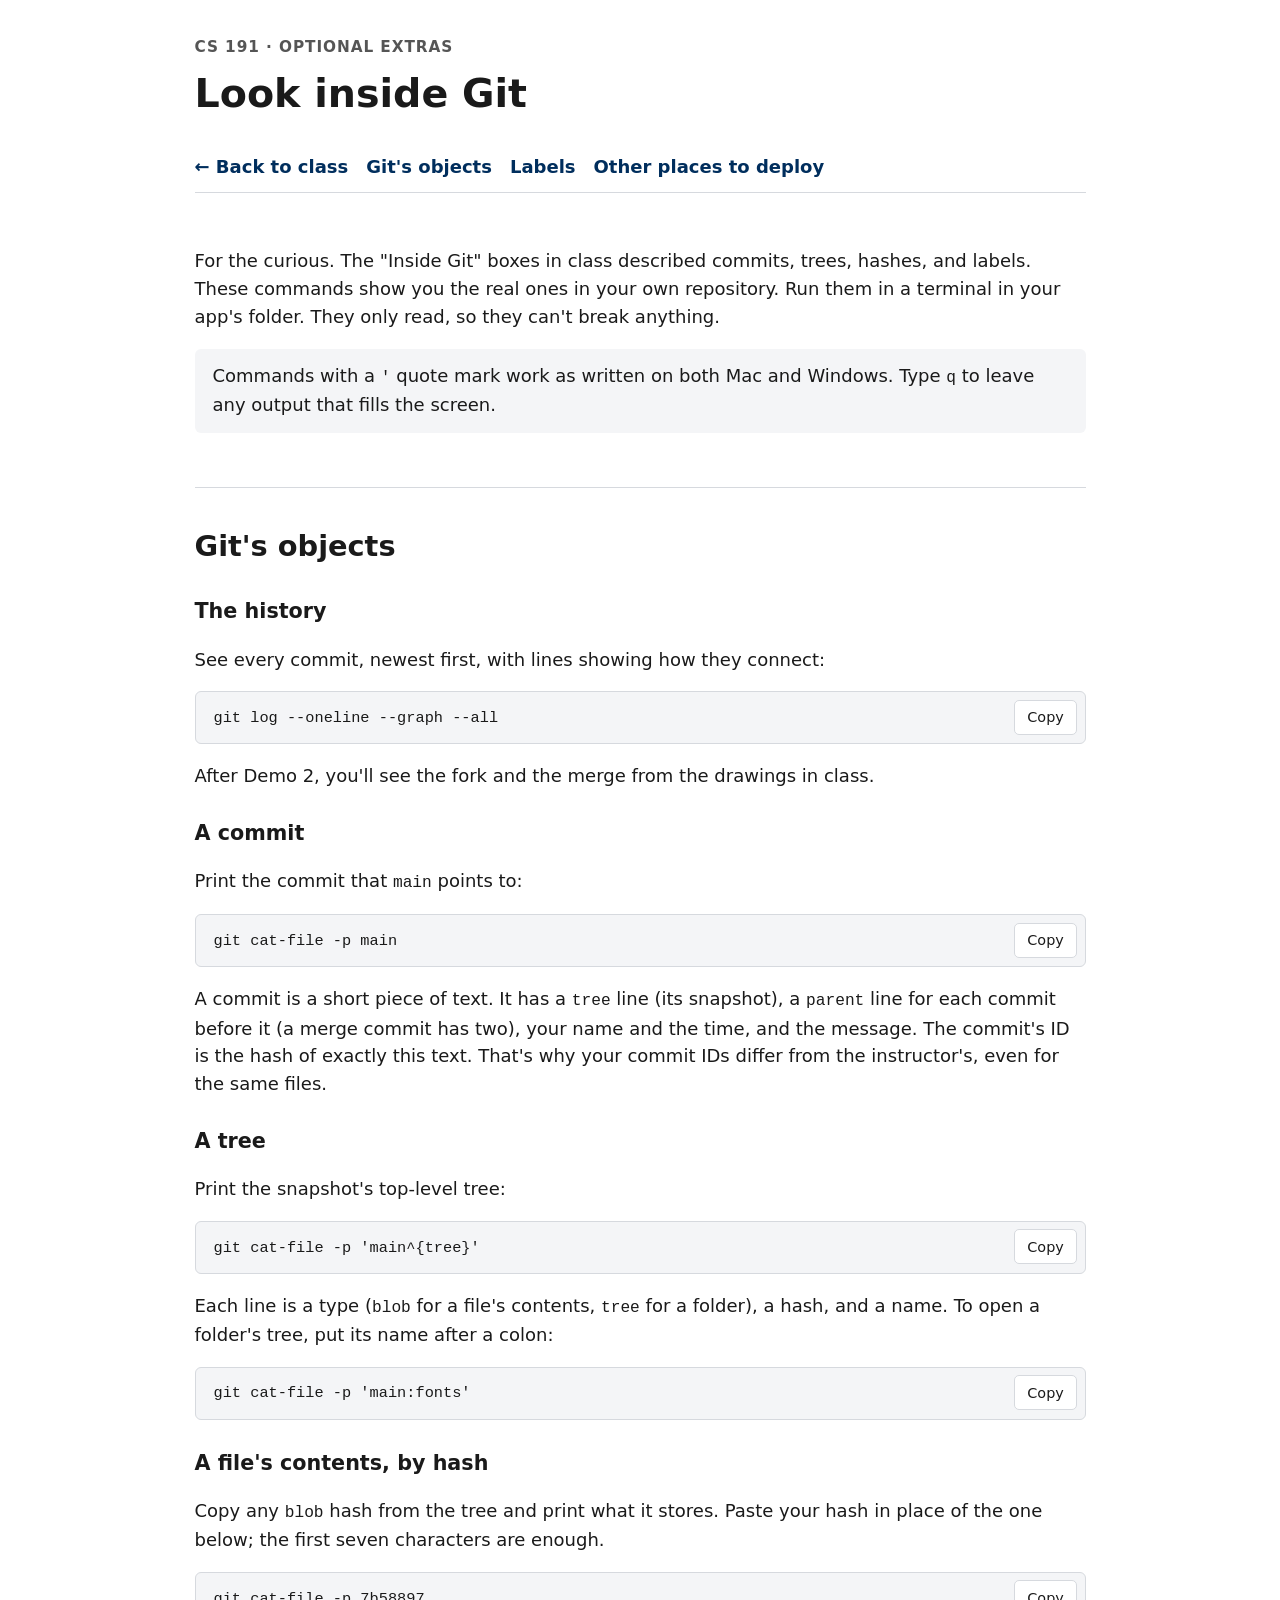
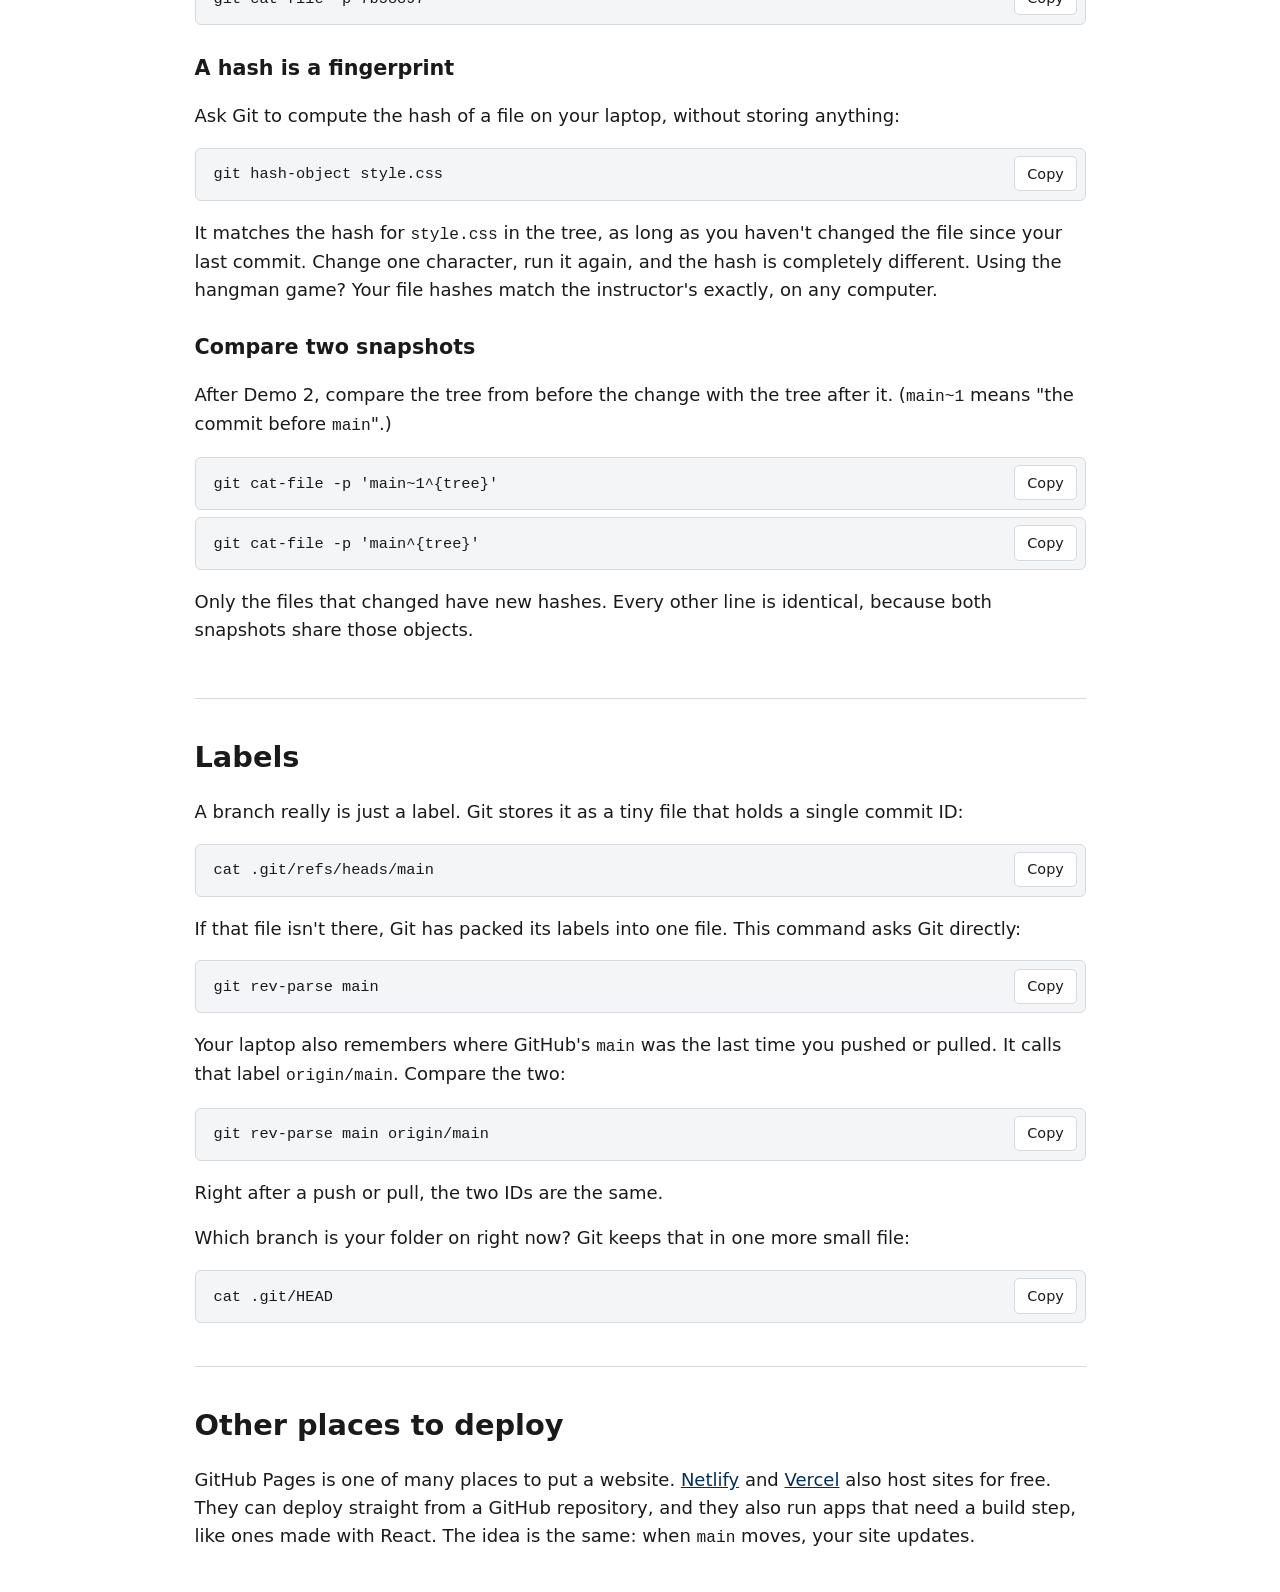
<file: look-inside.html>
<!DOCTYPE html>
<html lang="en">
<head>
  <meta charset="utf-8">
  <meta name="viewport" content="width=device-width, initial-scale=1">
  <title>CS 191: Look Inside Git</title>
  <link rel="stylesheet" href="style.css">
</head>
<body>

<header>
  <p class="eyebrow">CS 191 · Optional extras</p>
  <h1>Look inside Git</h1>
  <nav aria-label="Pages">
    <a href="index.html">← Back to class</a>
    <a href="#objects">Git's objects</a>
    <a href="#labels">Labels</a>
    <a href="#elsewhere">Other places to deploy</a>
  </nav>
</header>

<main>

<section>
  <p>For the curious. The "Inside Git" boxes in class described commits, trees, hashes, and labels. These commands show you the real ones in your own repository. Run them in a terminal in your app's folder. They only read, so they can't break anything.</p>
  <p class="note">Commands with a <code>'</code> quote mark work as written on both Mac and Windows. Type <code>q</code> to leave any output that fills the screen.</p>
</section>

<section id="objects">
  <h2>Git's objects</h2>

  <h3>The history</h3>
  <p>See every commit, newest first, with lines showing how they connect:</p>
  <pre class="command">git log --oneline --graph --all</pre>
  <p>After Demo 2, you'll see the fork and the merge from the drawings in class.</p>

  <h3>A commit</h3>
  <p>Print the commit that <code>main</code> points to:</p>
  <pre class="command">git cat-file -p main</pre>
  <p>A commit is a short piece of text. It has a <code>tree</code> line (its snapshot), a <code>parent</code> line for each commit before it (a merge commit has two), your name and the time, and the message. The commit's ID is the hash of exactly this text. That's why your commit IDs differ from the instructor's, even for the same files.</p>

  <h3>A tree</h3>
  <p>Print the snapshot's top-level tree:</p>
  <pre class="command">git cat-file -p 'main^{tree}'</pre>
  <p>Each line is a type (<code>blob</code> for a file's contents, <code>tree</code> for a folder), a hash, and a name. To open a folder's tree, put its name after a colon:</p>
  <pre class="command">git cat-file -p 'main:fonts'</pre>

  <h3>A file's contents, by hash</h3>
  <p>Copy any <code>blob</code> hash from the tree and print what it stores. Paste your hash in place of the one below; the first seven characters are enough.</p>
  <pre class="command">git cat-file -p 7b58897</pre>

  <h3>A hash is a fingerprint</h3>
  <p>Ask Git to compute the hash of a file on your laptop, without storing anything:</p>
  <pre class="command">git hash-object style.css</pre>
  <p>It matches the hash for <code>style.css</code> in the tree, as long as you haven't changed the file since your last commit. Change one character, run it again, and the hash is completely different. Using the hangman game? Your file hashes match the instructor's exactly, on any computer.</p>

  <h3>Compare two snapshots</h3>
  <p>After Demo 2, compare the tree from before the change with the tree after it. (<code>main~1</code> means "the commit before <code>main</code>".)</p>
  <pre class="command">git cat-file -p 'main~1^{tree}'</pre>
  <pre class="command">git cat-file -p 'main^{tree}'</pre>
  <p>Only the files that changed have new hashes. Every other line is identical, because both snapshots share those objects.</p>
</section>

<section id="labels">
  <h2>Labels</h2>
  <p>A branch really is just a label. Git stores it as a tiny file that holds a single commit ID:</p>
  <pre class="command">cat .git/refs/heads/main</pre>
  <p>If that file isn't there, Git has packed its labels into one file. This command asks Git directly:</p>
  <pre class="command">git rev-parse main</pre>
  <p>Your laptop also remembers where GitHub's <code>main</code> was the last time you pushed or pulled. It calls that label <code>origin/main</code>. Compare the two:</p>
  <pre class="command">git rev-parse main origin/main</pre>
  <p>Right after a push or pull, the two IDs are the same.</p>
  <p>Which branch is your folder on right now? Git keeps that in one more small file:</p>
  <pre class="command">cat .git/HEAD</pre>
</section>

<section id="elsewhere">
  <h2>Other places to deploy</h2>
  <p>GitHub Pages is one of many places to put a website. <a href="https://www.netlify.com">Netlify</a> and <a href="https://vercel.com">Vercel</a> also host sites for free. They can deploy straight from a GitHub repository, and they also run apps that need a build step, like ones made with React. The idea is the same: when <code>main</code> moves, your site updates.</p>
</section>

</main>

<script src="site.js"></script>
</body>
</html>
</file>
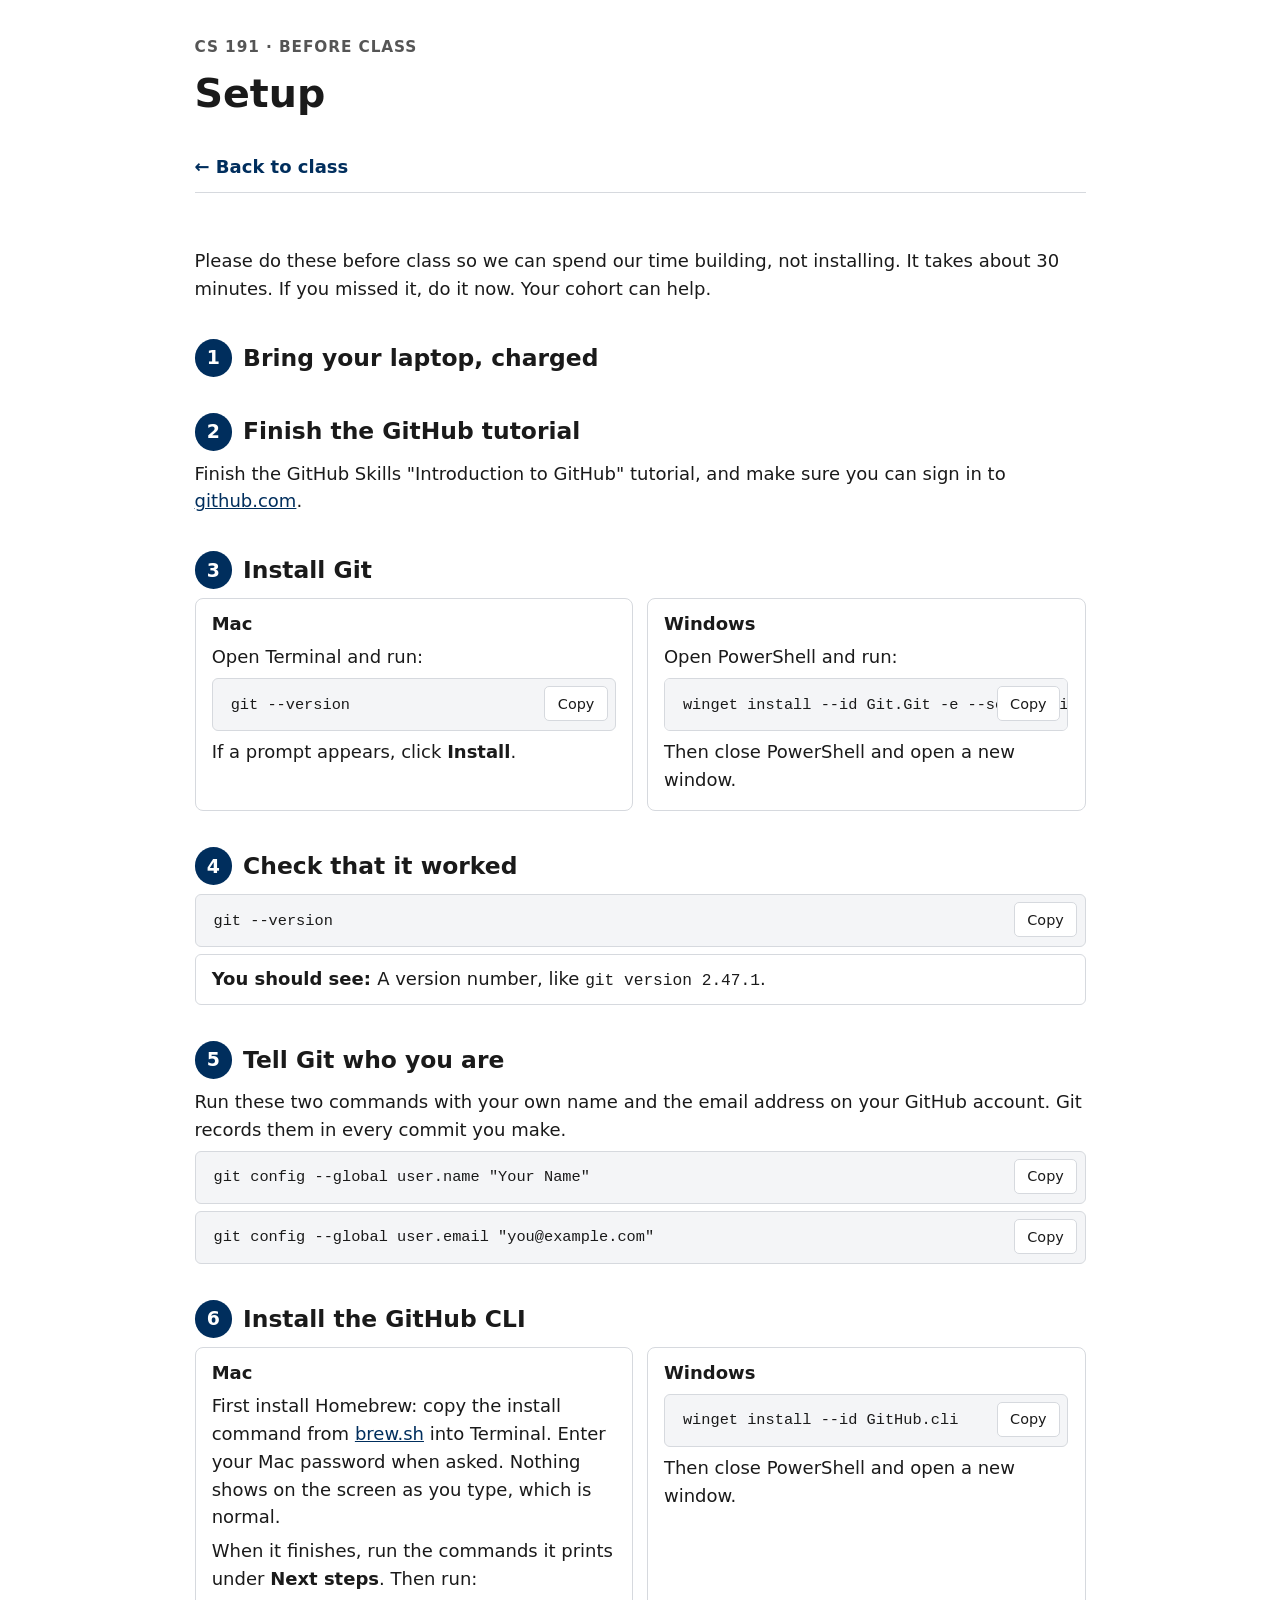
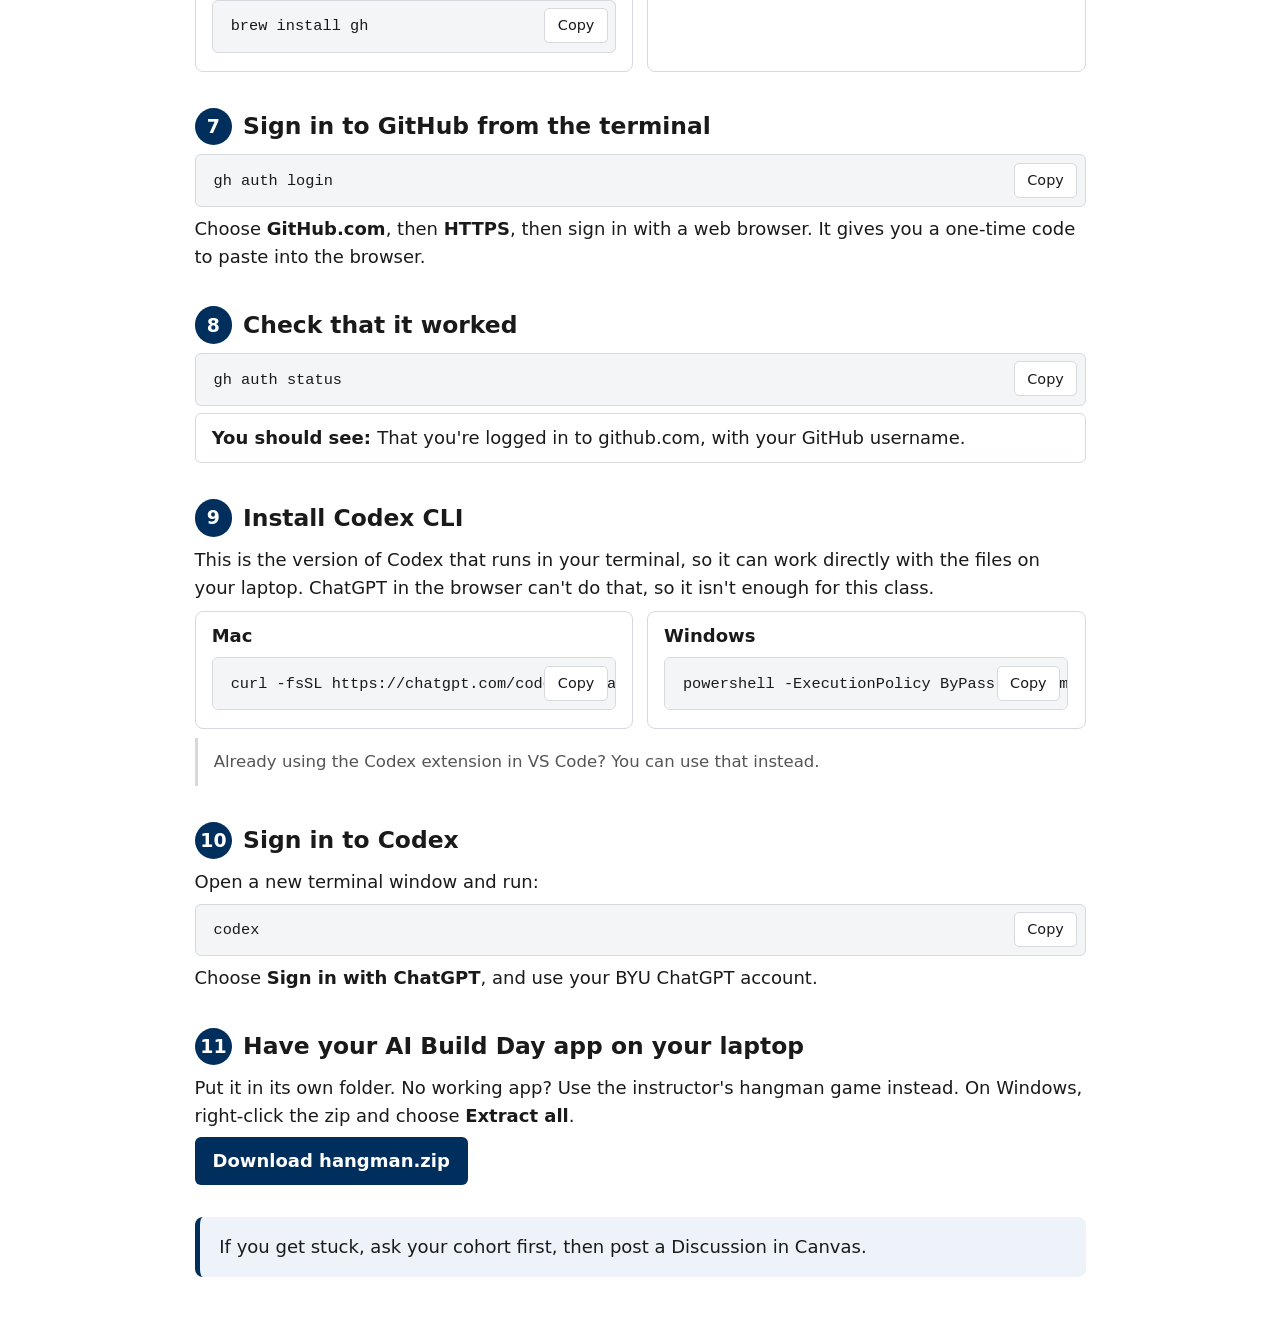
<file: setup.html>
<!DOCTYPE html>
<html lang="en">
<head>
  <meta charset="utf-8">
  <meta name="viewport" content="width=device-width, initial-scale=1">
  <title>CS 191: Setup for GitHub and Deployment</title>
  <link rel="stylesheet" href="style.css">
</head>
<body>

<header>
  <p class="eyebrow">CS 191 · Before class</p>
  <h1>Setup</h1>
  <nav aria-label="Pages">
    <a href="index.html">← Back to class</a>
  </nav>
</header>

<main>

<section>
  <p>Please do these before class so we can spend our time building, not installing. It takes about 30 minutes. If you missed it, do it now. Your cohort can help.</p>

  <div class="step" id="laptop">
    <h3><span class="step-number">1</span> Bring your laptop, charged</h3>
  </div>

  <div class="step" id="tutorial">
    <h3><span class="step-number">2</span> Finish the GitHub tutorial</h3>
    <p>Finish the GitHub Skills "Introduction to GitHub" tutorial, and make sure you can sign in to <a href="https://github.com">github.com</a>.</p>
  </div>

  <div class="step" id="git">
    <h3><span class="step-number">3</span> Install Git</h3>
    <div class="os">
      <div>
        <h4>Mac</h4>
        <p>Open Terminal and run:</p>
        <pre class="command">git --version</pre>
        <p>If a prompt appears, click <strong>Install</strong>.</p>
      </div>
      <div>
        <h4>Windows</h4>
        <p>Open PowerShell and run:</p>
        <pre class="command">winget install --id Git.Git -e --source winget</pre>
        <p>Then close PowerShell and open a new window.</p>
      </div>
    </div>
  </div>

  <div class="step" id="git-check">
    <h3><span class="step-number">4</span> Check that it worked</h3>
    <pre class="command">git --version</pre>
    <p class="see">A version number, like <code>git version 2.47.1</code>.</p>
  </div>

  <div class="step" id="git-config">
    <h3><span class="step-number">5</span> Tell Git who you are</h3>
    <p>Run these two commands with your own name and the email address on your GitHub account. Git records them in every commit you make.</p>
    <pre class="command">git config --global user.name "Your Name"</pre>
    <pre class="command">git config --global user.email "you@example.com"</pre>
  </div>

  <div class="step" id="gh">
    <h3><span class="step-number">6</span> Install the GitHub CLI</h3>
    <div class="os">
      <div>
        <h4>Mac</h4>
        <p>First install Homebrew: copy the install command from <a href="https://brew.sh">brew.sh</a> into Terminal. Enter your Mac password when asked. Nothing shows on the screen as you type, which is normal.</p>
        <p>When it finishes, run the commands it prints under <strong>Next steps</strong>. Then run:</p>
        <pre class="command">brew install gh</pre>
      </div>
      <div>
        <h4>Windows</h4>
        <pre class="command">winget install --id GitHub.cli</pre>
        <p>Then close PowerShell and open a new window.</p>
      </div>
    </div>
  </div>

  <div class="step" id="gh-login">
    <h3><span class="step-number">7</span> Sign in to GitHub from the terminal</h3>
    <pre class="command">gh auth login</pre>
    <p>Choose <strong>GitHub.com</strong>, then <strong>HTTPS</strong>, then sign in with a web browser. It gives you a one-time code to paste into the browser.</p>
  </div>

  <div class="step" id="gh-check">
    <h3><span class="step-number">8</span> Check that it worked</h3>
    <pre class="command">gh auth status</pre>
    <p class="see">That you're logged in to github.com, with your GitHub username.</p>
  </div>

  <div class="step" id="codex">
    <h3><span class="step-number">9</span> Install Codex CLI</h3>
    <p>This is the version of Codex that runs in your terminal, so it can work directly with the files on your laptop. ChatGPT in the browser can't do that, so it isn't enough for this class.</p>
    <div class="os">
      <div>
        <h4>Mac</h4>
        <pre class="command">curl -fsSL https://chatgpt.com/codex/install.sh | sh</pre>
      </div>
      <div>
        <h4>Windows</h4>
        <pre class="command">powershell -ExecutionPolicy ByPass -c "irm https://chatgpt.com/codex/install.ps1 | iex"</pre>
      </div>
    </div>
    <p class="alt">Already using the Codex extension in VS Code? You can use that instead.</p>
  </div>

  <div class="step" id="codex-login">
    <h3><span class="step-number">10</span> Sign in to Codex</h3>
    <p>Open a new terminal window and run:</p>
    <pre class="command">codex</pre>
    <p>Choose <strong>Sign in with ChatGPT</strong>, and use your BYU ChatGPT account.</p>
  </div>

  <div class="step" id="app">
    <h3><span class="step-number">11</span> Have your AI Build Day app on your laptop</h3>
    <p>Put it in its own folder. No working app? Use the instructor's hangman game instead. On Windows, right-click the zip and choose <strong>Extract all</strong>.</p>
    <p><a class="button" href="hangman.zip" download>Download hangman.zip</a></p>
  </div>

  <p class="encourage">If you get stuck, ask your cohort first, then post a Discussion in Canvas.</p>
</section>

</main>

<script src="site.js"></script>
</body>
</html>
</file>
<file: style.css>
/* Base styles follow the CS 191 AI-levels site so the class sites look alike. */

:root {
  --text: #1a1a1a;
  --muted: #555;
  --bg: #ffffff;
  --panel: #f4f5f7;
  --border: #d6d9de;
  --accent: #002e5d;
  --accent-text: #ffffff;
  --callout: #eef3fa;
  --git: #0f6b5c;
  --git-bg: #ebf6f3;
  --new: #b4530a;
  --new-bg: #fbeee2;
  --todo-bg: #fff3c4;
  --todo-text: #5c4400;
  font-size: 18px;
}

@media (prefers-color-scheme: dark) {
  :root {
    --text: #ececec;
    --muted: #aaa;
    --bg: #16181c;
    --panel: #23262c;
    --border: #3a3e46;
    --accent: #6ea8ff;
    --accent-text: #0b1220;
    --callout: #1d2633;
    --git: #5cc9b4;
    --git-bg: #172723;
    --new: #f0a35c;
    --new-bg: #33261a;
    --todo-bg: #3d3416;
    --todo-text: #f5dc8c;
  }
}

* { box-sizing: border-box; }

body {
  margin: 0;
  font-family: system-ui, -apple-system, "Segoe UI", Roboto, sans-serif;
  line-height: 1.55;
  color: var(--text);
  background: var(--bg);
}

header, main {
  max-width: 52rem;
  margin: 0 auto;
  padding: 0 1.25rem;
}

header { padding-top: 2rem; }

h1 { font-size: 2.2rem; margin: 0.2rem 0 1rem; }
h2 { font-size: 1.6rem; margin: 0 0 0.75rem; }
h3 { font-size: 1.15rem; margin: 1.5rem 0 0.5rem; }
h4 { margin: 1rem 0 0.25rem; }

a { color: var(--accent); }

.eyebrow {
  margin: 0;
  font-size: 0.85rem;
  font-weight: 700;
  letter-spacing: 0.06em;
  text-transform: uppercase;
  color: var(--muted);
}

nav {
  position: sticky;
  top: 0;
  z-index: 1;
  display: flex;
  flex-wrap: wrap;
  gap: 0.25rem 1rem;
  padding: 0.6rem 0;
  background: var(--bg);
  border-bottom: 1px solid var(--border);
}

nav a { text-decoration: none; font-weight: 600; }
nav a:hover { text-decoration: underline; }

section {
  padding: 2rem 0;
  border-bottom: 1px solid var(--border);
  scroll-margin-top: 3.5rem;
}

section:last-child { border-bottom: none; }

table { width: 100%; border-collapse: collapse; }
th, td { text-align: left; padding: 0.5rem 0.6rem; border-bottom: 1px solid var(--border); vertical-align: top; }
td:first-child { white-space: nowrap; font-variant-numeric: tabular-nums; }

.button {
  display: inline-block;
  margin: 0 0.5rem 0.5rem 0;
  padding: 0.55rem 1rem;
  border-radius: 6px;
  background: var(--accent);
  color: var(--accent-text);
  font-weight: 600;
  text-decoration: none;
}

.button.secondary {
  background: transparent;
  color: var(--accent);
  border: 2px solid var(--accent);
}

.callout {
  padding: 0.9rem 1.1rem;
  border-left: 5px solid var(--accent);
  background: var(--callout);
  font-size: 1.15rem;
  font-weight: 600;
}

.note {
  padding: 0.75rem 1rem;
  border-radius: 6px;
  background: var(--panel);
}

.encourage {
  margin-top: 1.25rem;
  padding: 0.9rem 1.1rem;
  border-radius: 8px;
  background: var(--callout);
  border-left: 5px solid var(--accent);
}

.alt {
  margin: 0.75rem 0 0.25rem;
  padding: 0.6rem 0.9rem;
  border-left: 3px solid var(--border);
  font-size: 0.92rem;
  color: var(--muted);
}

.alt p { margin: 0.2rem 0; }

/* Numbered action steps */

.step {
  margin: 2rem 0 0;
  scroll-margin-top: 3.5rem;
}

.step > h3 {
  display: flex;
  align-items: center;
  gap: 0.6rem;
  margin: 0 0 0.5rem;
  font-size: 1.3rem;
}

.step-number {
  display: inline-flex;
  flex: none;
  align-items: center;
  justify-content: center;
  width: 2.1rem;
  height: 2.1rem;
  border-radius: 50%;
  background: var(--accent);
  color: var(--accent-text);
  font-size: 1.05rem;
  font-weight: 700;
}

.step p { margin: 0.4rem 0; }
.step ol, .step ul { margin: 0.4rem 0; padding-left: 1.4rem; }
.step li { margin: 0.2rem 0; }

.optional-tag {
  font-size: 0.75rem;
  font-weight: 700;
  letter-spacing: 0.05em;
  text-transform: uppercase;
  color: var(--muted);
}

/* "You should see" line after each step, so cohorts can check each other */

.see {
  margin: 0.75rem 0 0;
  padding: 0.55rem 0.9rem;
  border-radius: 6px;
  border: 1px solid var(--border);
}

.see::before {
  content: "You should see: ";
  font-weight: 700;
}

/* Git explanation boxes: visually distinct from the action steps */

.explain {
  margin: 1.25rem 0 0;
  padding: 1rem 1.2rem 1.1rem;
  border: 2px solid var(--git);
  border-radius: 10px;
  background: var(--git-bg);
}

.explain > .eyebrow { color: var(--git); }
.explain > h4 { margin: 0.1rem 0 0.5rem; font-size: 1.15rem; }
.explain p { margin: 0.45rem 0; }
.explain ul { margin: 0.4rem 0; padding-left: 1.4rem; }

.figure {
  margin: 0.9rem 0;
  padding: 0.75rem;
  border-radius: 8px;
  background: var(--bg);
}

.figure svg { display: block; width: 100%; height: auto; margin: 0 auto; }

.figure figcaption {
  margin-top: 0.5rem;
  font-size: 0.88rem;
  color: var(--muted);
}

/* SVG drawings use the same color tokens, so they work in light and dark mode. */

svg text { fill: var(--text); font-family: system-ui, -apple-system, "Segoe UI", Roboto, sans-serif; font-size: 15px; }
svg .mono { font-family: ui-monospace, SFMono-Regular, Menlo, Consolas, monospace; font-size: 14px; }
svg .bold { font-weight: 700; }
svg .small { font-size: 12.5px; fill: var(--muted); }
svg .mid { text-anchor: middle; }
svg .end { text-anchor: end; }
svg .commit { fill: var(--bg); stroke: var(--git); stroke-width: 2.5; }
svg .tree { fill: var(--panel); stroke: var(--border); stroke-width: 1.5; }
svg .blob { fill: var(--bg); stroke: var(--muted); stroke-width: 1.5; stroke-dasharray: 4 3; }
svg .divider { stroke: var(--border); stroke-width: 1.5; }
svg .tag { fill: var(--accent); }
svg text.tag-text { fill: var(--accent-text); font-weight: 700; font-size: 13.5px; text-anchor: middle; }
svg .link { fill: none; stroke: var(--muted); stroke-width: 1.6; marker-end: url(#arrow); }
svg .link.strong { stroke: var(--accent); stroke-width: 2.2; marker-end: url(#arrow-accent); }
svg .dashed { stroke-dasharray: 6 5; }
svg .ghost { opacity: 0.45; }
svg .ghost-tag { fill: none; stroke: var(--accent); stroke-width: 1.8; stroke-dasharray: 5 4; }
svg text.ghost-tag-text { fill: var(--accent); font-weight: 700; font-size: 13.5px; text-anchor: middle; }
svg .new-box { stroke: var(--new); stroke-width: 2.8; }
svg .new-row { fill: var(--new-bg); }
svg text.new { fill: var(--new); font-weight: 700; }
svg .dot { fill: var(--bg); stroke: var(--git); stroke-width: 2.5; }
svg .arrowhead { fill: var(--muted); }
svg .arrowhead-accent { fill: var(--accent); }

/* Prompts and commands */

pre {
  margin: 0.4rem 0;
  padding: 0.8rem 1rem;
  overflow-x: auto;
  border: 1px solid var(--border);
  border-radius: 6px;
  background: var(--panel);
  font-family: ui-monospace, SFMono-Regular, Menlo, Consolas, monospace;
  font-size: 0.85rem;
  line-height: 1.45;
}

pre.prompt {
  white-space: pre-wrap;
  font-family: inherit;
  font-size: 1rem;
}

.label {
  margin: 0.6rem 0 0.1rem;
  font-size: 0.85rem;
  font-weight: 700;
  color: var(--muted);
}

code {
  font-family: ui-monospace, SFMono-Regular, Menlo, Consolas, monospace;
  font-size: 0.9em;
}

.copyable { position: relative; }
.copyable pre { padding-right: 5.5rem; }

button.copy {
  position: absolute;
  top: 0.45rem;
  right: 0.45rem;
  padding: 0.3rem 0.7rem;
  border: 1px solid var(--border);
  border-radius: 5px;
  background: var(--bg);
  color: var(--text);
  font: inherit;
  font-size: 0.8rem;
  cursor: pointer;
}

button.copy:hover { border-color: var(--accent); }

/* Mac / Windows pairs on the setup page */

.os {
  display: grid;
  grid-template-columns: repeat(auto-fit, minmax(16rem, 1fr));
  gap: 0.75rem;
  margin: 0.5rem 0;
}

.os > div {
  padding: 0.6rem 0.9rem;
  border: 1px solid var(--border);
  border-radius: 8px;
}

.os h4 { margin: 0 0 0.3rem; }
.os p { margin: 0.3rem 0; }

.trouble dt { margin-top: 1rem; font-weight: 700; }
.trouble dd { margin: 0.3rem 0 0 0; }

details { margin-top: 1.25rem; }
summary { cursor: pointer; font-weight: 600; color: var(--accent); }

/* Instructor-only reminders for things not decided yet. Remove before class. */

.todo {
  margin: 0.6rem 0;
  padding: 0.5rem 0.8rem;
  border: 2px dashed var(--todo-text);
  border-radius: 6px;
  background: var(--todo-bg);
  color: var(--todo-text);
  font-size: 0.9rem;
}

.todo::before { content: "TODO (instructor): "; font-weight: 700; }
span.todo { display: inline; padding: 0.05rem 0.4rem; margin: 0; }

/* Intro section before step 2: an overview, not an action step or an Inside Git box */

.intro {
  margin-top: 2rem;
  scroll-margin-top: 3.5rem;
}

.intro > h3 { margin: 0.1rem 0 0.5rem; font-size: 1.3rem; }
.intro p { margin: 0.45rem 0; }
.intro ul { margin: 0.4rem 0; padding-left: 1.4rem; }

/* Best-practice advice inside a step */

.practice {
  margin: 1.25rem 0 0;
  padding: 0.9rem 1.2rem 1rem;
  border-left: 5px solid var(--accent);
  border-radius: 8px;
  background: var(--callout);
}

.practice > h4 { margin: 0 0 0.4rem; font-size: 1.15rem; }
.practice p { margin: 0.45rem 0; }
.practice ul { margin: 0.4rem 0; padding-left: 1.4rem; }

h3[id] { scroll-margin-top: 3.5rem; }

.step .encourage { margin: 2rem 0; }
</file>
